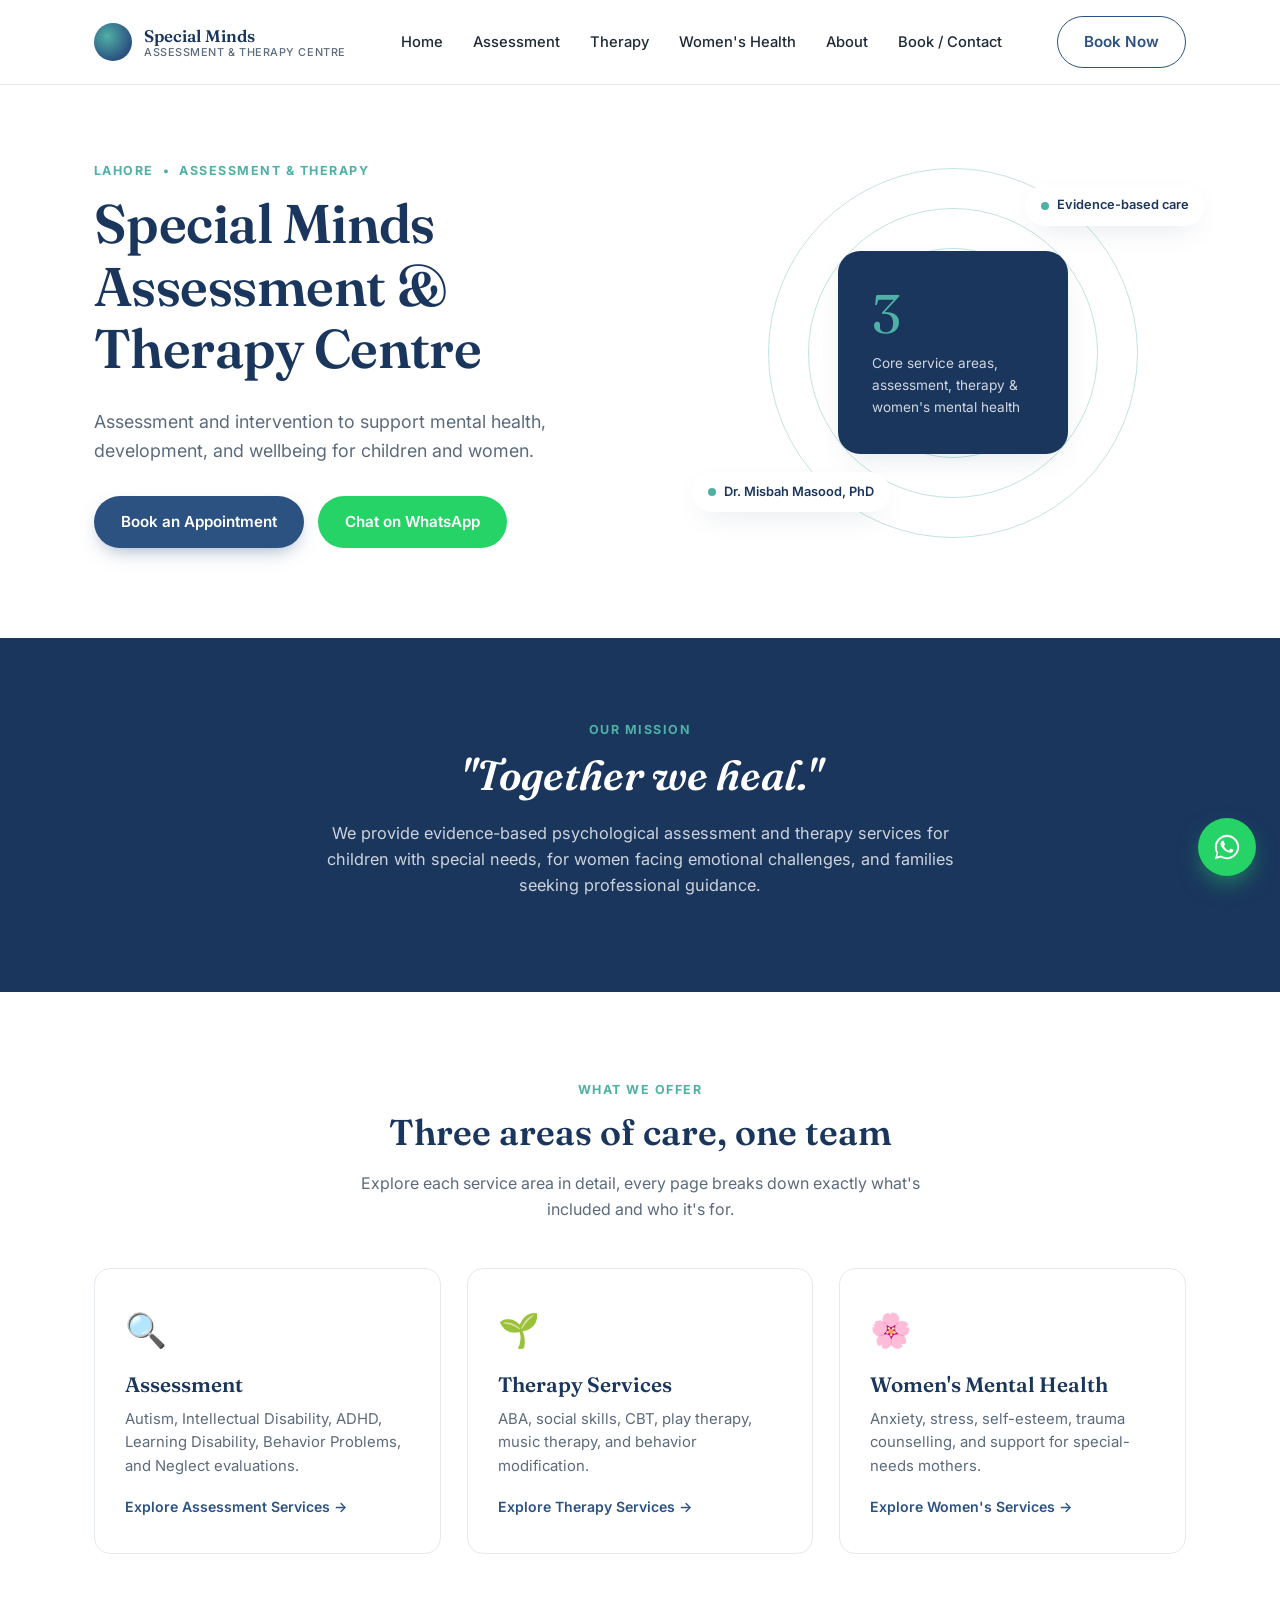
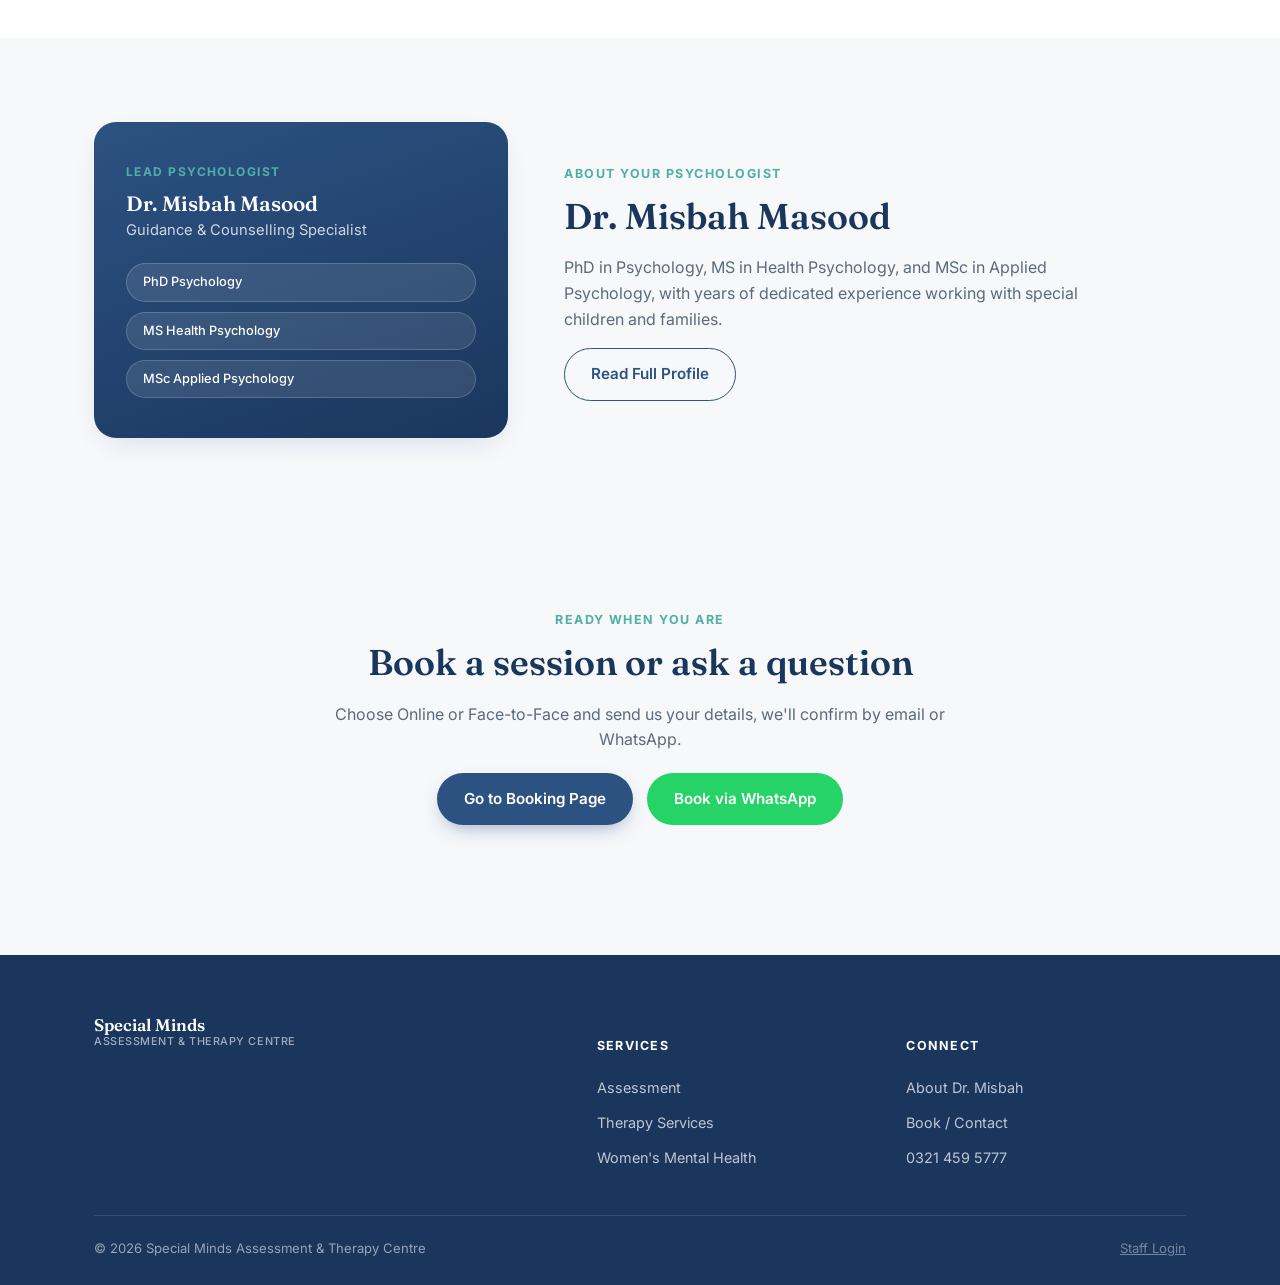
<file: index.html>
<!DOCTYPE html>
<html lang="en">
<head>
<meta charset="UTF-8">
<meta name="viewport" content="width=device-width, initial-scale=1.0">
<title>Special Minds Assessment & Therapy Centre | Child Psychologist in Lahore</title>
<meta name="description" content="Evidence-based psychological assessment and therapy in Lahore for children with special needs and women, led by Dr. Misbah Masood, PhD Psychology.">
<meta name="robots" content="index, follow">
<link rel="canonical" href="https://www.specialmindscentre.com/">
<link rel="icon" href="data:image/svg+xml,%3Csvg xmlns=%27http://www.w3.org/2000/svg%27 viewBox=%270 0 100 100%27%3E%3Ccircle cx=%2750%27 cy=%2750%27 r=%2745%27 fill=%27%232C5282%27/%3E%3Ccircle cx=%2740%27 cy=%2740%27 r=%2718%27 fill=%27%234FB0A5%27/%3E%3C/svg%3E">

<meta property="og:type" content="website">
<meta property="og:site_name" content="Special Minds Assessment & Therapy Centre">
<meta property="og:title" content="Special Minds Assessment & Therapy Centre | Child Psychologist in Lahore">
<meta property="og:description" content="Evidence-based psychological assessment and therapy in Lahore for children with special needs and women, led by Dr. Misbah Masood, PhD Psychology.">
<meta property="og:url" content="https://www.specialmindscentre.com/">
<meta property="og:image" content="https://www.specialmindscentre.com/og-image.png">
<meta property="og:locale" content="en_PK">

<meta name="twitter:card" content="summary_large_image">
<meta name="twitter:title" content="Special Minds Assessment & Therapy Centre | Child Psychologist in Lahore">
<meta name="twitter:description" content="Evidence-based psychological assessment and therapy in Lahore for children with special needs and women, led by Dr. Misbah Masood, PhD Psychology.">
<meta name="twitter:image" content="https://www.specialmindscentre.com/og-image.png">

<link rel="preconnect" href="https://fonts.googleapis.com">
<link rel="preconnect" href="https://fonts.gstatic.com" crossorigin>
<link href="https://fonts.googleapis.com/css2?family=Inter:wght@400;500;600;700;800&family=Fraunces:opsz,wght@9..144,400;9..144,500;9..144,600&display=swap" rel="stylesheet">
<link rel="stylesheet" href="styles.css">

<script type="application/ld+json">
{
  "@context": "https://schema.org",
  "@type": "MedicalBusiness",
  "name": "Special Minds Assessment & Therapy Centre",
  "description": "Evidence-based psychological assessment and therapy for children with special needs and women, led by Dr. Misbah Masood in Lahore, Pakistan.",
  "url": "https://www.specialmindscentre.com/",
  "telephone": "+92-321-4595777",
  "image": "https://www.specialmindscentre.com/og-image.png",
  "areaServed": {
    "@type": "City",
    "name": "Lahore"
  },
  "medicalSpecialty": ["Psychiatric"],
  "founder": {
    "@type": "Person",
    "name": "Dr. Misbah Masood",
    "jobTitle": "Psychologist, Guidance & Counselling Specialist"
  }
}
</script>

</head>
<body>

<header>
  <nav>
    <a href="index.html" class="logo">
      <div class="logo-mark"></div>
      <div class="logo-text">Special Minds<span>Assessment & Therapy Centre</span></div>
    </a>
    <ul class="nav-links">
      <li><a href="index.html">Home</a></li>
      <li><a href="services-assessment.html">Assessment</a></li>
      <li><a href="services-therapy.html">Therapy</a></li>
      <li><a href="services-women.html">Women's Health</a></li>
      <li><a href="about.html">About</a></li>
      <li><a href="booking.html">Book / Contact</a></li>
    </ul>
    <div class="nav-cta">
      <a href="booking.html" class="btn btn-outline">Book Now</a>
      <button class="burger" id="burgerBtn" aria-label="Open menu"><span></span><span></span><span></span></button>
    </div>
  </nav>
  <div class="mobile-menu" id="mobileMenu">
    <a href="index.html">Home</a>
    <a href="services-assessment.html">Assessment</a>
    <a href="services-therapy.html">Therapy</a>
    <a href="services-women.html">Women's Health</a>
    <a href="about.html">About</a>
    <a href="booking.html">Book / Contact</a>
  </div>
</header>

<section class="hero">
  <div class="container hero-grid">
    <div>
      <span class="eyebrow reveal">Lahore &nbsp;•&nbsp; Assessment & Therapy</span>
      <h1 class="reveal">Special Minds Assessment & Therapy Centre</h1>
      <p class="tagline reveal">Assessment and intervention to support mental health, development, and wellbeing for children and women.</p>
      <div class="hero-actions reveal">
        <a href="booking.html" class="btn btn-primary">Book an Appointment</a>
        <a href="#" data-whatsapp class="btn btn-whatsapp">Chat on WhatsApp</a>
      </div>
    </div>
    <div class="hero-visual reveal">
      <div class="breathe-ring ring3"></div>
      <div class="breathe-ring ring2"></div>
      <div class="breathe-ring ring1"></div>
      <div class="hero-card">
        <div class="stat">3</div>
        <div class="stat-label">Core service areas, assessment, therapy & women's mental health</div>
      </div>
      <div class="badge-float badge-1"><span class="dot"></span> Evidence-based care</div>
      <div class="badge-float badge-2"><span class="dot"></span> Dr. Misbah Masood, PhD</div>
    </div>
  </div>
</section>

<section class="mission">
  <div class="container mission-wrap">
    <span class="eyebrow reveal">Our Mission</span>
    <blockquote class="reveal">"Together we heal."</blockquote>
    <p class="mission-sub reveal">We provide evidence-based psychological assessment and therapy services for children with special needs, for women facing emotional challenges, and families seeking professional guidance.</p>
  </div>
</section>

<section>
  <div class="container">
    <div class="section-head center reveal">
      <span class="eyebrow">What We Offer</span>
      <h2>Three areas of care, one team</h2>
      <p style="color:var(--ink-soft)">Explore each service area in detail, every page breaks down exactly what's included and who it's for.</p>
    </div>
    <div class="category-grid reveal">
      <a href="services-assessment.html" class="category-card">
        <div class="icon-lg">🔍</div>
        <h3>Assessment</h3>
        <p>Autism, Intellectual Disability, ADHD, Learning Disability, Behavior Problems, and Neglect evaluations.</p>
        <span class="cta">Explore Assessment Services →</span>
      </a>
      <a href="services-therapy.html" class="category-card">
        <div class="icon-lg">🌱</div>
        <h3>Therapy Services</h3>
        <p>ABA, social skills, CBT, play therapy, music therapy, and behavior modification.</p>
        <span class="cta">Explore Therapy Services →</span>
      </a>
      <a href="services-women.html" class="category-card">
        <div class="icon-lg">🌸</div>
        <h3>Women's Mental Health</h3>
        <p>Anxiety, stress, self-esteem, trauma counselling, and support for special-needs mothers.</p>
        <span class="cta">Explore Women's Services →</span>
      </a>
    </div>
  </div>
</section>

<section style="background:var(--bg-tint);">
  <div class="container about-wrap">
    <div class="doctor-plaque reveal">
      <span class="plaque-eyebrow">Lead Psychologist</span>
      <h3>Dr. Misbah Masood</h3>
      <p class="role">Guidance & Counselling Specialist</p>
      <div class="plaque-badges">
        <span>PhD Psychology</span>
        <span>MS Health Psychology</span>
        <span>MSc Applied Psychology</span>
      </div>
    </div>
    <div class="reveal">
      <span class="eyebrow">About Your Psychologist</span>
      <h2>Dr. Misbah Masood</h2>
      <p style="color:var(--ink-soft); max-width:520px;">PhD in Psychology, MS in Health Psychology, and MSc in Applied Psychology, with years of dedicated experience working with special children and families.</p>
      <a href="about.html" class="btn btn-outline">Read Full Profile</a>
    </div>
  </div>
</section>

<section class="booking">
  <div class="container">
    <div class="section-head center reveal">
      <span class="eyebrow">Ready When You Are</span>
      <h2>Book a session or ask a question</h2>
      <p style="color:var(--ink-soft)">Choose Online or Face-to-Face and send us your details, we'll confirm by email or WhatsApp.</p>
      <div style="margin-top:20px; display:flex; gap:14px; justify-content:center; flex-wrap:wrap;">
        <a href="booking.html" class="btn btn-primary">Go to Booking Page</a>
        <a href="#" data-whatsapp class="btn btn-whatsapp">Book via WhatsApp</a>
      </div>
    </div>
  </div>
</section>

<footer>
  <div class="container">
    <div class="footer-grid">
      <div class="footer-brand">
        <div class="logo-text">Special Minds<span>Assessment & Therapy Centre</span></div>
      </div>
      <div class="footer-links">
        <div class="footer-col">
          <h5>Services</h5>
          <a href="services-assessment.html">Assessment</a>
          <a href="services-therapy.html">Therapy Services</a>
          <a href="services-women.html">Women's Mental Health</a>
        </div>
        <div class="footer-col">
          <h5>Connect</h5>
          <a href="about.html">About Dr. Misbah</a>
          <a href="booking.html">Book / Contact</a>
          <a href="tel:+923214595777">0321 459 5777</a>
        </div>
      </div>
    </div>
    <div class="footer-bottom">
      <span>© <span data-year></span> Special Minds Assessment & Therapy Centre</span>
      <a href="admin.html" class="staff-link">Staff Login</a>
    </div>
  </div>
</footer>

<a href="#" data-whatsapp class="wa-float" aria-label="Chat on WhatsApp">
  <svg width="30" height="30" viewBox="0 0 32 32" fill="none" xmlns="http://www.w3.org/2000/svg">
    <path d="M22.6 18.9c-.3-.2-2-1-2.3-1.1-.3-.1-.5-.2-.8.2s-1 1.1-1.2 1.4c-.2.2-.4.3-.8.1-.3-.2-1.5-.5-2.8-1.7-1-1-1.7-2.1-1.9-2.5-.2-.3 0-.5.2-.7.2-.2.3-.4.5-.6.2-.2.2-.4.3-.6.1-.2 0-.5 0-.7 0-.2-.8-2-1.1-2.7-.3-.7-.6-.6-.8-.6h-.7c-.2 0-.6.1-.9.5-.3.3-1.2 1.1-1.2 2.8s1.2 3.3 1.4 3.5c.2.2 2.4 3.6 5.7 5 .8.3 1.4.5 1.9.7.8.2 1.5.2 2.1.1.6-.1 2-.8 2.3-1.6.3-.8.3-1.4.2-1.6-.1-.1-.3-.2-.6-.3z" fill="#fff"/>
    <path d="M16 3C9 3 3 9 3 16c0 2.4.7 4.7 1.9 6.7L3 29l6.5-1.8A13 13 0 0016 29c7 0 13-6 13-13S23 3 16 3zm0 23.8c-2.1 0-4.1-.6-5.8-1.6l-.4-.2-4.3 1.2 1.2-4.2-.3-.4A10.8 10.8 0 015.2 16c0-6 4.8-10.8 10.8-10.8S26.8 10 26.8 16 22 26.8 16 26.8z" fill="#fff"/>
  </svg>
</a>

<script src="service-data.js"></script>
<script src="site.js"></script>
</body>
</html>
</file>
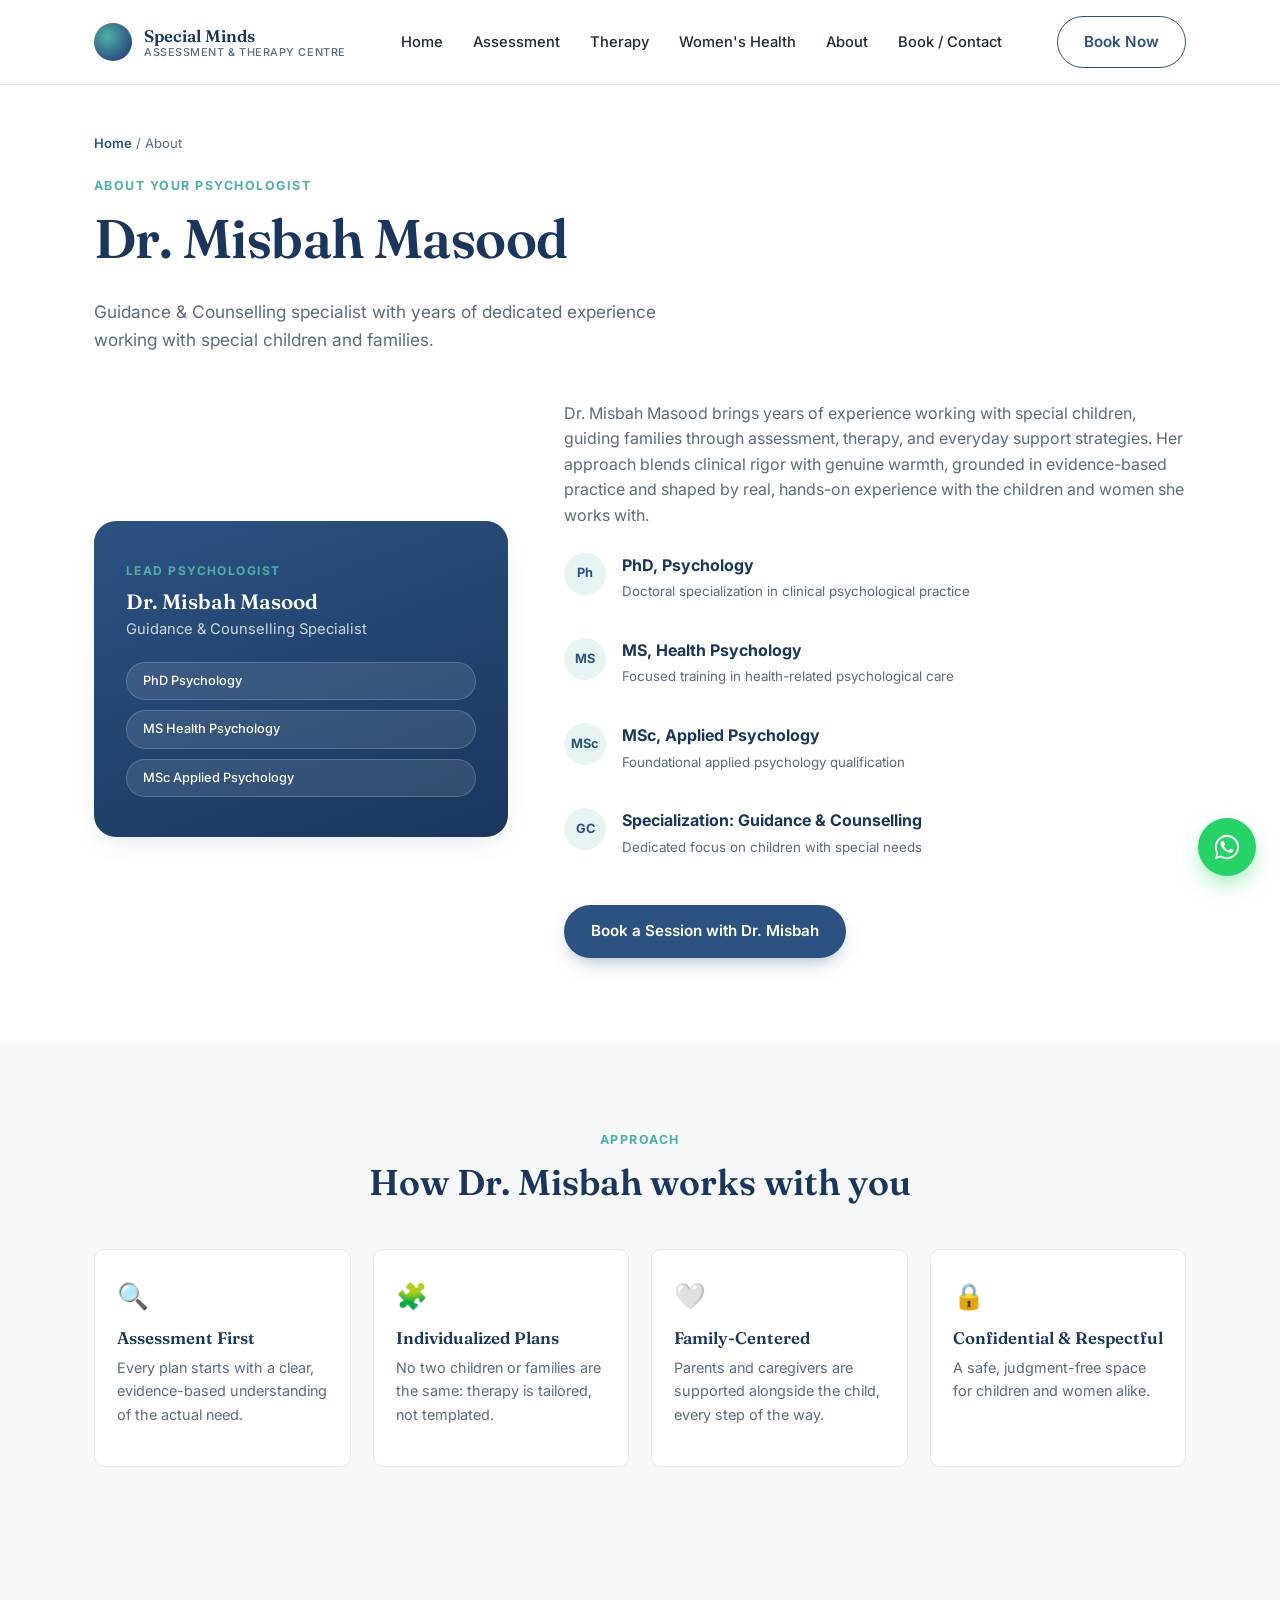
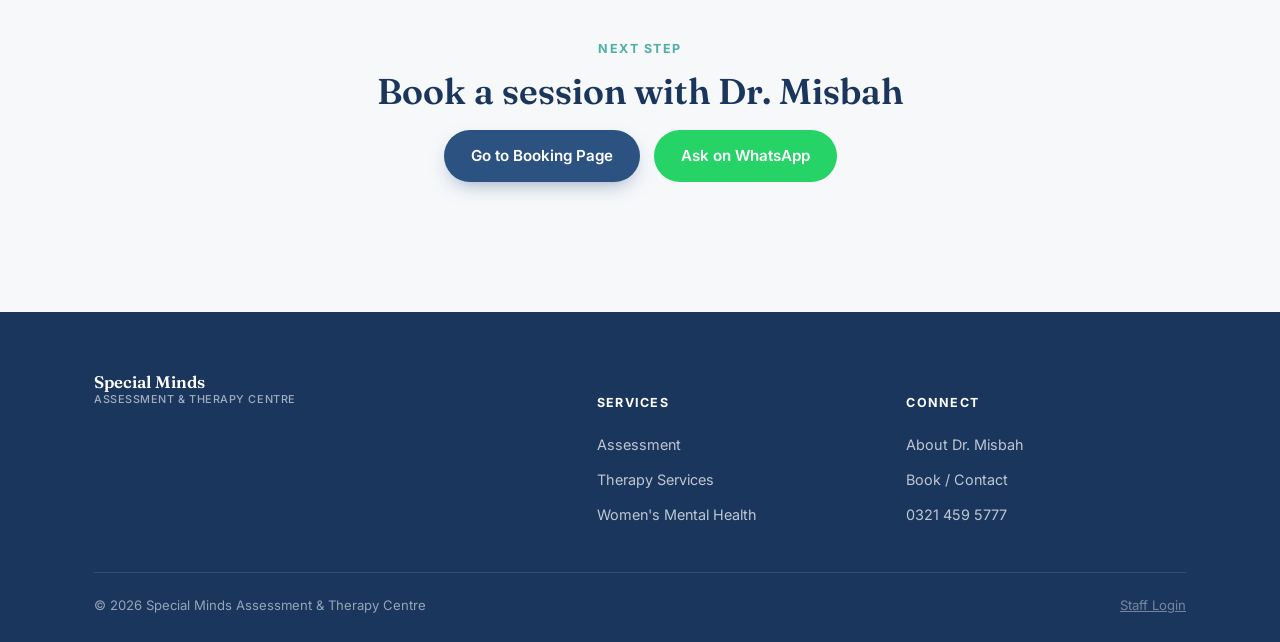
<file: about (3).html>
<!DOCTYPE html>
<html lang="en">
<head>
<meta charset="UTF-8">
<meta name="viewport" content="width=device-width, initial-scale=1.0">
<title>About Dr. Misbah Masood, PhD Psychologist | Special Minds Assessment & Therapy Centre</title>
<meta name="description" content="Dr. Misbah Masood holds a PhD in Psychology and specializes in guidance and counselling for children with special needs and women's mental health in Lahore.">
<meta name="robots" content="index, follow">
<link rel="canonical" href="https://www.specialmindscentre.com/about.html">
<link rel="icon" href="data:image/svg+xml,%3Csvg xmlns=%27http://www.w3.org/2000/svg%27 viewBox=%270 0 100 100%27%3E%3Ccircle cx=%2750%27 cy=%2750%27 r=%2745%27 fill=%27%232C5282%27/%3E%3Ccircle cx=%2740%27 cy=%2740%27 r=%2718%27 fill=%27%234FB0A5%27/%3E%3C/svg%3E">

<meta property="og:type" content="website">
<meta property="og:site_name" content="Special Minds Assessment & Therapy Centre">
<meta property="og:title" content="About Dr. Misbah Masood, PhD Psychologist | Special Minds Assessment & Therapy Centre">
<meta property="og:description" content="Dr. Misbah Masood holds a PhD in Psychology and specializes in guidance and counselling for children with special needs and women's mental health in Lahore.">
<meta property="og:url" content="https://www.specialmindscentre.com/about.html">
<meta property="og:image" content="https://www.specialmindscentre.com/og-image.png">
<meta property="og:locale" content="en_PK">

<meta name="twitter:card" content="summary_large_image">
<meta name="twitter:title" content="About Dr. Misbah Masood, PhD Psychologist | Special Minds Assessment & Therapy Centre">
<meta name="twitter:description" content="Dr. Misbah Masood holds a PhD in Psychology and specializes in guidance and counselling for children with special needs and women's mental health in Lahore.">
<meta name="twitter:image" content="https://www.specialmindscentre.com/og-image.png">

<link rel="preconnect" href="https://fonts.googleapis.com">
<link rel="preconnect" href="https://fonts.gstatic.com" crossorigin>
<link href="https://fonts.googleapis.com/css2?family=Inter:wght@400;500;600;700;800&family=Fraunces:opsz,wght@9..144,400;9..144,500;9..144,600&display=swap" rel="stylesheet">
<link rel="stylesheet" href="styles.css">

<script type="application/ld+json">
{
  "@context": "https://schema.org",
  "@type": "MedicalBusiness",
  "name": "Special Minds Assessment & Therapy Centre",
  "description": "Evidence-based psychological assessment and therapy for children with special needs and women, led by Dr. Misbah Masood in Lahore, Pakistan.",
  "url": "https://www.specialmindscentre.com/",
  "telephone": "+92-321-4595777",
  "image": "https://www.specialmindscentre.com/og-image.png",
  "areaServed": {
    "@type": "City",
    "name": "Lahore"
  },
  "medicalSpecialty": ["Psychiatric"],
  "founder": {
    "@type": "Person",
    "name": "Dr. Misbah Masood",
    "jobTitle": "Psychologist, Guidance & Counselling Specialist"
  }
}
</script>
<script type="application/ld+json">
{
  "@context": "https://schema.org",
  "@type": "Person",
  "name": "Dr. Misbah Masood",
  "jobTitle": "Psychologist, Guidance & Counselling Specialist",
  "description": "PhD Psychology, MS Health Psychology, and MSc Applied Psychology, specializing in guidance and counselling for children with special needs and women's mental health.",
  "worksFor": {
    "@type": "MedicalBusiness",
    "name": "Special Minds Assessment & Therapy Centre",
    "url": "https://www.specialmindscentre.com/"
  }
}
</script>
</head>
<body>
<header>
  <nav>
    <a href="index.html" class="logo">
      <div class="logo-mark"></div>
      <div class="logo-text">Special Minds<span>Assessment & Therapy Centre</span></div>
    </a>
    <ul class="nav-links">
      <li><a href="index.html">Home</a></li>
      <li><a href="services-assessment.html">Assessment</a></li>
      <li><a href="services-therapy.html">Therapy</a></li>
      <li><a href="services-women.html">Women's Health</a></li>
      <li><a href="about.html">About</a></li>
      <li><a href="booking.html">Book / Contact</a></li>
    </ul>
    <div class="nav-cta">
      <a href="booking.html" class="btn btn-outline">Book Now</a>
      <button class="burger" id="burgerBtn" aria-label="Open menu"><span></span><span></span><span></span></button>
    </div>
  </nav>
  <div class="mobile-menu" id="mobileMenu">
    <a href="index.html">Home</a>
    <a href="services-assessment.html">Assessment</a>
    <a href="services-therapy.html">Therapy</a>
    <a href="services-women.html">Women's Health</a>
    <a href="about.html">About</a>
    <a href="booking.html">Book / Contact</a>
  </div>
</header>
<section class="page-hero">
  <div class="container">
    <div class="breadcrumb reveal"><a href="index.html">Home</a> / About</div>
    <span class="eyebrow reveal">About Your Psychologist</span>
    <h1 class="reveal">Dr. Misbah Masood</h1>
    <p class="lead reveal">Guidance & Counselling specialist with years of dedicated experience working with special children and families.</p>
  </div>
</section>

<section style="padding-top:10px;">
  <div class="container about-wrap">
    <div class="doctor-plaque reveal">
      <span class="plaque-eyebrow">Lead Psychologist</span>
      <h3>Dr. Misbah Masood</h3>
      <p class="role">Guidance & Counselling Specialist</p>
      <div class="plaque-badges">
        <span>PhD Psychology</span>
        <span>MS Health Psychology</span>
        <span>MSc Applied Psychology</span>
      </div>
    </div>
    <div class="reveal">
      <p style="color:var(--ink-soft);">Dr. Misbah Masood brings years of experience working with special children, guiding families through assessment, therapy, and everyday support strategies. Her approach blends clinical rigor with genuine warmth, grounded in evidence-based practice and shaped by real, hands-on experience with the children and women she works with.</p>
      <ul class="credentials">
        <li><span class="bullet">Ph</span><p><strong>PhD, Psychology</strong><br><small>Doctoral specialization in clinical psychological practice</small></p></li>
        <li><span class="bullet">MS</span><p><strong>MS, Health Psychology</strong><br><small>Focused training in health-related psychological care</small></p></li>
        <li><span class="bullet">MSc</span><p><strong>MSc, Applied Psychology</strong><br><small>Foundational applied psychology qualification</small></p></li>
        <li><span class="bullet">GC</span><p><strong>Specialization: Guidance & Counselling</strong><br><small>Dedicated focus on children with special needs</small></p></li>
      </ul>
      <a href="booking.html" class="btn btn-primary">Book a Session with Dr. Misbah</a>
    </div>
  </div>
</section>

<section style="background:var(--bg-tint);">
  <div class="container">
    <div class="section-head center reveal">
      <span class="eyebrow">Approach</span>
      <h2>How Dr. Misbah works with you</h2>
    </div>
    <div class="value-grid reveal">
      <div class="value-card">
        <div class="icon">🔍</div>
        <h4>Assessment First</h4>
        <p style="color:var(--ink-soft); font-size:.9rem;">Every plan starts with a clear, evidence-based understanding of the actual need.</p>
      </div>
      <div class="value-card">
        <div class="icon">🧩</div>
        <h4>Individualized Plans</h4>
        <p style="color:var(--ink-soft); font-size:.9rem;">No two children or families are the same: therapy is tailored, not templated.</p>
      </div>
      <div class="value-card">
        <div class="icon">🤍</div>
        <h4>Family-Centered</h4>
        <p style="color:var(--ink-soft); font-size:.9rem;">Parents and caregivers are supported alongside the child, every step of the way.</p>
      </div>
      <div class="value-card">
        <div class="icon">🔒</div>
        <h4>Confidential & Respectful</h4>
        <p style="color:var(--ink-soft); font-size:.9rem;">A safe, judgment-free space for children and women alike.</p>
      </div>
    </div>
  </div>
</section>

<section class="booking">
  <div class="container section-head center reveal">
    <span class="eyebrow">Next Step</span>
    <h2>Book a session with Dr. Misbah</h2>
    <div style="margin-top:16px; display:flex; gap:14px; justify-content:center; flex-wrap:wrap;">
      <a href="booking.html" class="btn btn-primary">Go to Booking Page</a>
      <a href="#" data-whatsapp class="btn btn-whatsapp">Ask on WhatsApp</a>
    </div>
  </div>
</section>
<footer>
  <div class="container">
    <div class="footer-grid">
      <div class="footer-brand">
        <div class="logo-text">Special Minds<span>Assessment & Therapy Centre</span></div>
      </div>
      <div class="footer-links">
        <div class="footer-col">
          <h5>Services</h5>
          <a href="services-assessment.html">Assessment</a>
          <a href="services-therapy.html">Therapy Services</a>
          <a href="services-women.html">Women's Mental Health</a>
        </div>
        <div class="footer-col">
          <h5>Connect</h5>
          <a href="about.html">About Dr. Misbah</a>
          <a href="booking.html">Book / Contact</a>
          <a href="tel:+923214595777">0321 459 5777</a>
        </div>
      </div>
    </div>
    <div class="footer-bottom">
      <span>© <span data-year></span> Special Minds Assessment & Therapy Centre</span>
      <a href="admin.html" class="staff-link">Staff Login</a>
    </div>
  </div>
</footer>

<a href="#" data-whatsapp class="wa-float" aria-label="Chat on WhatsApp">
  <svg width="30" height="30" viewBox="0 0 32 32" fill="none" xmlns="http://www.w3.org/2000/svg">
    <path d="M22.6 18.9c-.3-.2-2-1-2.3-1.1-.3-.1-.5-.2-.8.2s-1 1.1-1.2 1.4c-.2.2-.4.3-.8.1-.3-.2-1.5-.5-2.8-1.7-1-1-1.7-2.1-1.9-2.5-.2-.3 0-.5.2-.7.2-.2.3-.4.5-.6.2-.2.2-.4.3-.6.1-.2 0-.5 0-.7 0-.2-.8-2-1.1-2.7-.3-.7-.6-.6-.8-.6h-.7c-.2 0-.6.1-.9.5-.3.3-1.2 1.1-1.2 2.8s1.2 3.3 1.4 3.5c.2.2 2.4 3.6 5.7 5 .8.3 1.4.5 1.9.7.8.2 1.5.2 2.1.1.6-.1 2-.8 2.3-1.6.3-.8.3-1.4.2-1.6-.1-.1-.3-.2-.6-.3z" fill="#fff"/>
    <path d="M16 3C9 3 3 9 3 16c0 2.4.7 4.7 1.9 6.7L3 29l6.5-1.8A13 13 0 0016 29c7 0 13-6 13-13S23 3 16 3zm0 23.8c-2.1 0-4.1-.6-5.8-1.6l-.4-.2-4.3 1.2 1.2-4.2-.3-.4A10.8 10.8 0 015.2 16c0-6 4.8-10.8 10.8-10.8S26.8 10 26.8 16 22 26.8 16 26.8z" fill="#fff"/>
  </svg>
</a>

<script src="service-data.js"></script>
<script src="site.js"></script>
</body>
</html>
</file>
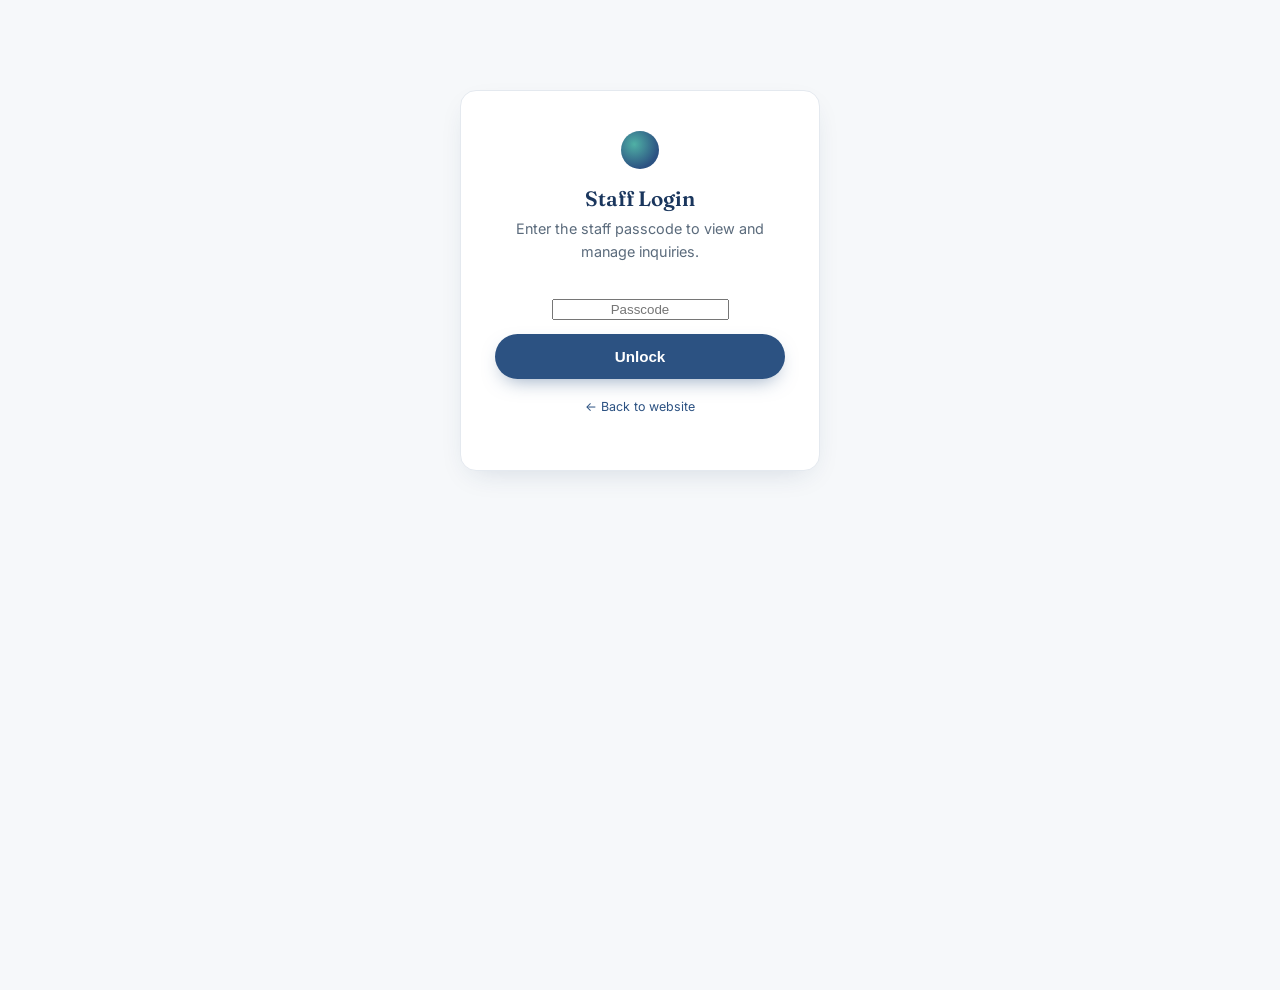
<file: admin (1).html>
<!DOCTYPE html>
<html lang="en">
<head>
<meta charset="UTF-8">
<meta name="viewport" content="width=device-width, initial-scale=1.0">
<meta name="robots" content="noindex, nofollow">
<title>Staff Admin | Special Minds Assessment & Therapy Centre</title>
<link rel="icon" href="data:image/svg+xml,%3Csvg xmlns=%27http://www.w3.org/2000/svg%27 viewBox=%270 0 100 100%27%3E%3Ccircle cx=%2750%27 cy=%2750%27 r=%2745%27 fill=%27%232C5282%27/%3E%3Ccircle cx=%2740%27 cy=%2740%27 r=%2718%27 fill=%27%234FB0A5%27/%3E%3C/svg%3E">
<link rel="preconnect" href="https://fonts.googleapis.com">
<link rel="preconnect" href="https://fonts.gstatic.com" crossorigin>
<link href="https://fonts.googleapis.com/css2?family=Inter:wght@400;500;600;700;800&family=Fraunces:opsz,wght@9..144,400;9..144,500;9..144,600&display=swap" rel="stylesheet">
<link rel="stylesheet" href="styles.css">
</head>
<body class="admin-shell">

<div class="admin-lock" id="lockScreen">
  <div class="logo-mark" style="margin:0 auto 18px;"></div>
  <h3>Staff Login</h3>
  <p style="color:var(--ink-soft); font-size:.9rem;">Enter the staff passcode to view and manage inquiries.</p>
  <input type="password" id="passInput" placeholder="Passcode">
  <button id="unlockBtn" class="btn btn-primary" style="width:100%;">Unlock</button>
  <p id="lockError" style="color:var(--danger); font-size:.85rem; margin-top:10px;"></p>
  <p style="font-size:.78rem; color:var(--ink-soft); margin-top:18px;">
    <a href="index.html" style="color:var(--primary); text-decoration:none;">← Back to website</a>
  </p>
</div>

<div id="dashboard" style="display:none;">
  <div class="admin-header">
    <div class="container">
      <div>
        <h1>Inquiry Dashboard</h1>
        <div class="sub">Special Minds Assessment & Therapy Centre: Staff Only</div>
      </div>
      <div style="display:flex; gap:10px;">
        <a href="index.html" class="btn btn-sm btn-ghost">← Website</a>
        <button id="lockOutBtn" class="btn btn-sm" style="background:rgba(255,255,255,0.12); color:#fff;">Log Out</button>
      </div>
    </div>
  </div>

  <div class="admin-wrap">
    <div class="container">

      <p style="background:var(--bg-tint); border-radius:12px; padding:14px 18px; font-size:.85rem; color:var(--ink-soft); margin-bottom:26px;">
        📌 This panel stores inquiries in <strong>this browser only</strong>. Bookings made by visitors from the website form on their own phone/computer will arrive by email and WhatsApp as usual, log those here manually with the form below so everything stays in one place. If you'd like inquiries to sync automatically across devices later, that needs a small backend (e.g. a shared form service), just ask and we can set that up.
      </p>

      <div class="admin-stats reveal">
        <div class="stat-box"><div class="num" id="statTotal">0</div><div class="lbl">Total Inquiries</div></div>
        <div class="stat-box"><div class="num" id="statPending">0</div><div class="lbl">Pending</div></div>
        <div class="stat-box"><div class="num" id="statDone">0</div><div class="lbl">Dealt With</div></div>
      </div>

      <div class="admin-form-card reveal">
        <h3 style="font-size:1.05rem; margin-bottom:16px;">Log a New Inquiry</h3>
        <form id="addInquiryForm">
          <div class="form-row">
            <div><label for="addName">Name</label><input type="text" id="addName" required></div>
            <div><label for="addPhone">Phone</label><input type="tel" id="addPhone" required></div>
          </div>
          <div class="form-row">
            <div><label for="addEmail">Email</label><input type="email" id="addEmail"></div>
            <div><label for="addType">Session Type</label>
              <select id="addType">
                <option>Online Session</option>
                <option>Face-to-Face Session</option>
              </select>
            </div>
          </div>
          <div class="form-row">
            <div>
              <label for="addSource">Received Via</label>
              <select id="addSource">
                <option>WhatsApp</option>
                <option>Phone Call</option>
                <option>Email</option>
                <option>Website Form</option>
                <option>Walk-in</option>
              </select>
            </div>
            <div></div>
          </div>
          <div><label for="addNotes">Notes</label><textarea id="addNotes" placeholder="Brief description of the inquiry..."></textarea></div>
          <div class="form-foot">
            <span></span>
            <button type="submit" class="btn btn-primary">Add to List</button>
          </div>
        </form>
      </div>

      <div class="admin-toolbar reveal">
        <div class="admin-tabs">
          <button class="admin-tab active" data-filter="all">All</button>
          <button class="admin-tab" data-filter="pending">Pending</button>
          <button class="admin-tab" data-filter="done">Dealt With</button>
        </div>
        <div style="display:flex; gap:10px; flex-wrap:wrap;">
          <input type="text" id="searchBox" class="admin-search" placeholder="Search name, phone, email...">
          <button id="exportBtn" class="btn btn-sm btn-ghost">Export CSV</button>
        </div>
      </div>

      <div style="overflow-x:auto;">
        <table class="inquiry-table reveal">
          <thead>
            <tr>
              <th>Name / Source</th>
              <th>Contact</th>
              <th>Session Type</th>
              <th>Notes</th>
              <th>Date</th>
              <th>Status</th>
              <th>Actions</th>
            </tr>
          </thead>
          <tbody id="inquiryTbody"></tbody>
        </table>
        <div class="empty-state" id="emptyState">No inquiries yet. They'll appear here once logged.</div>
      </div>

    </div>
  </div>
</div>

<script src="admin.js"></script>
</body>
</html>
</file>
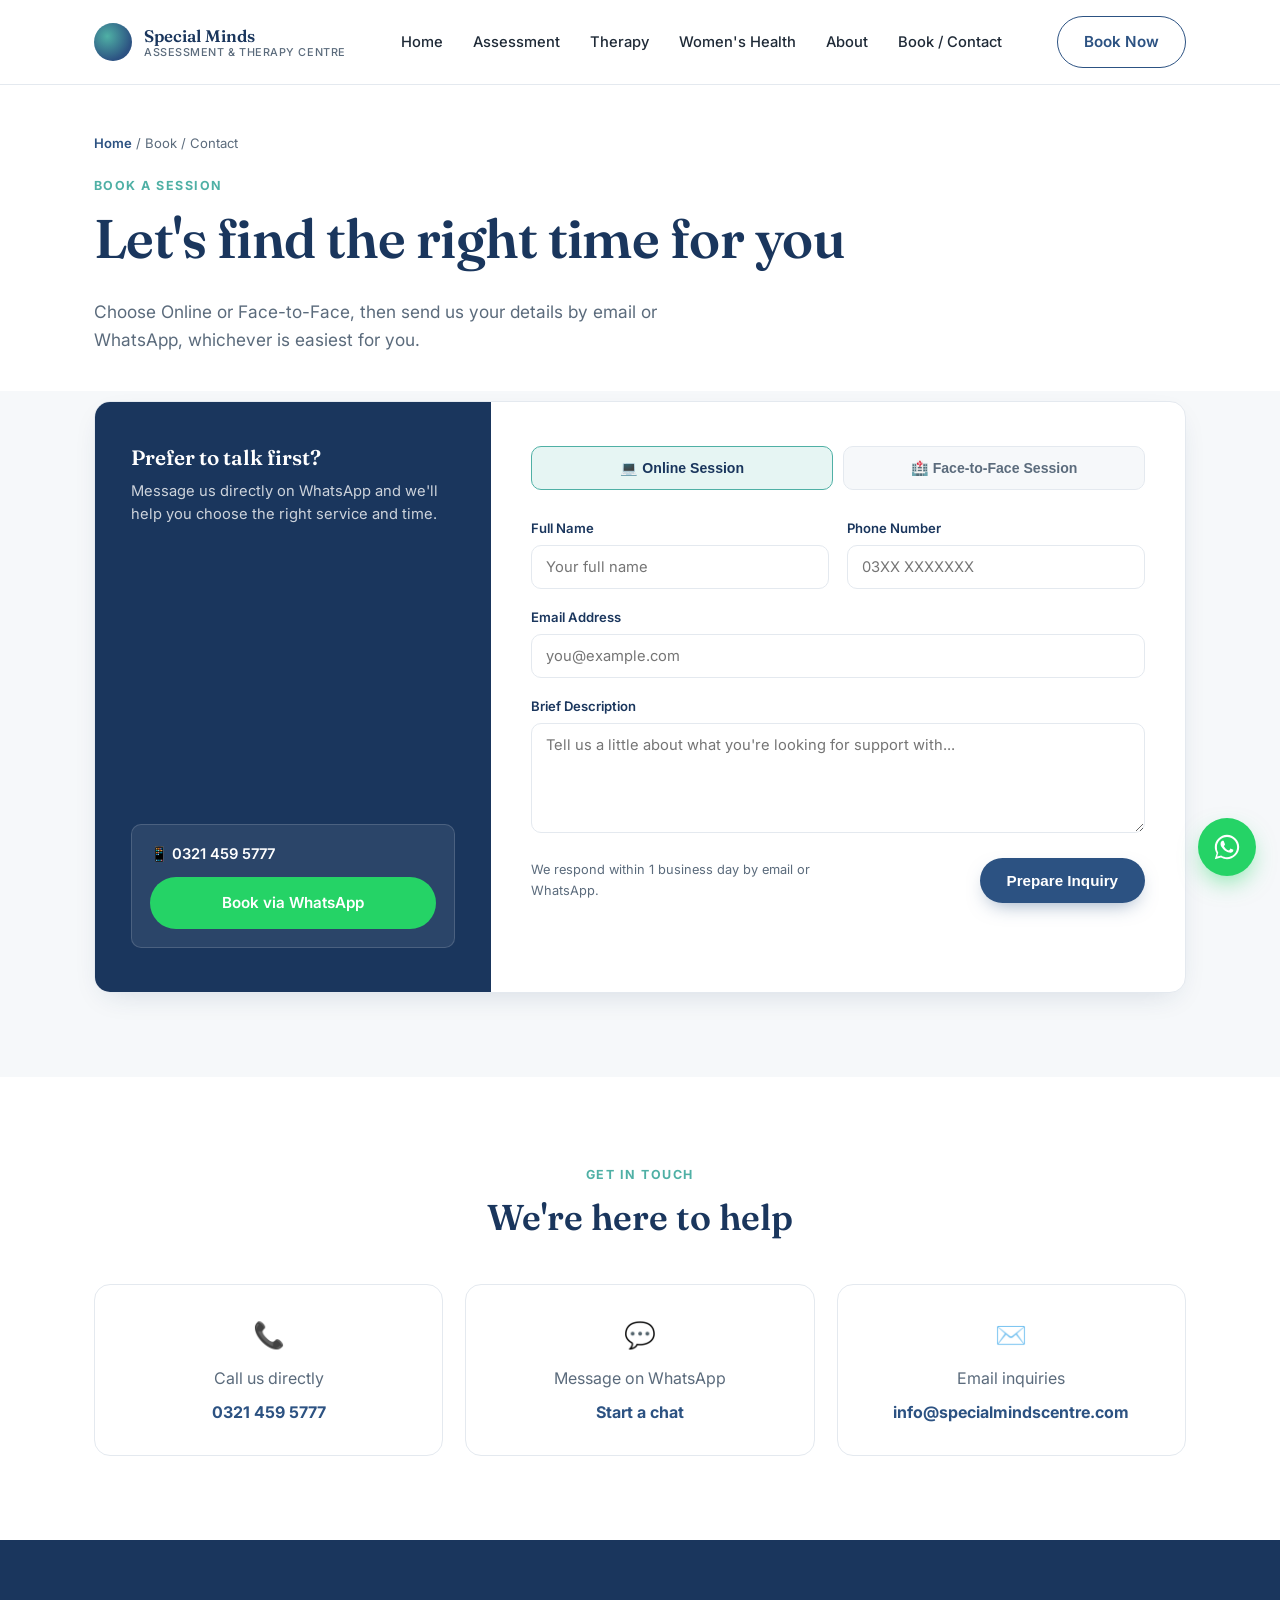
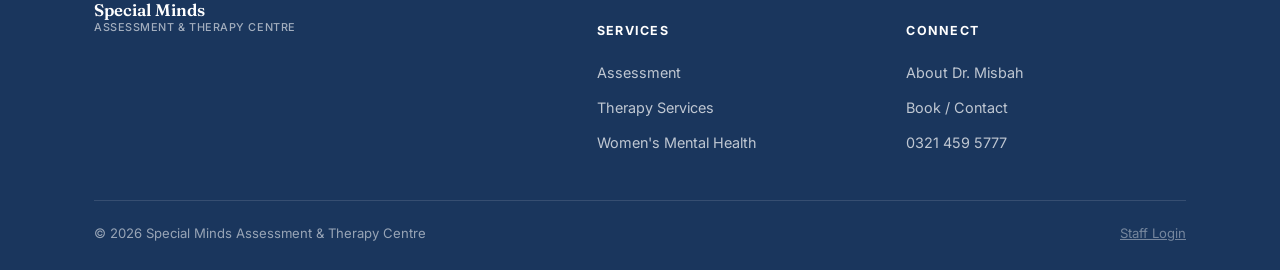
<file: booking (1).html>
<!DOCTYPE html>
<html lang="en">
<head>
<meta charset="UTF-8">
<meta name="viewport" content="width=device-width, initial-scale=1.0">
<title>Book a Session Online or In-Person | Special Minds Assessment & Therapy Centre</title>
<meta name="description" content="Book an online or face-to-face psychology session in Lahore with Special Minds Assessment & Therapy Centre by email or WhatsApp.">
<meta name="robots" content="index, follow">
<link rel="canonical" href="https://www.specialmindscentre.com/booking.html">
<link rel="icon" href="data:image/svg+xml,%3Csvg xmlns=%27http://www.w3.org/2000/svg%27 viewBox=%270 0 100 100%27%3E%3Ccircle cx=%2750%27 cy=%2750%27 r=%2745%27 fill=%27%232C5282%27/%3E%3Ccircle cx=%2740%27 cy=%2740%27 r=%2718%27 fill=%27%234FB0A5%27/%3E%3C/svg%3E">

<meta property="og:type" content="website">
<meta property="og:site_name" content="Special Minds Assessment & Therapy Centre">
<meta property="og:title" content="Book a Session Online or In-Person | Special Minds Assessment & Therapy Centre">
<meta property="og:description" content="Book an online or face-to-face psychology session in Lahore with Special Minds Assessment & Therapy Centre by email or WhatsApp.">
<meta property="og:url" content="https://www.specialmindscentre.com/booking.html">
<meta property="og:image" content="https://www.specialmindscentre.com/og-image.png">
<meta property="og:locale" content="en_PK">

<meta name="twitter:card" content="summary_large_image">
<meta name="twitter:title" content="Book a Session Online or In-Person | Special Minds Assessment & Therapy Centre">
<meta name="twitter:description" content="Book an online or face-to-face psychology session in Lahore with Special Minds Assessment & Therapy Centre by email or WhatsApp.">
<meta name="twitter:image" content="https://www.specialmindscentre.com/og-image.png">

<link rel="preconnect" href="https://fonts.googleapis.com">
<link rel="preconnect" href="https://fonts.gstatic.com" crossorigin>
<link href="https://fonts.googleapis.com/css2?family=Inter:wght@400;500;600;700;800&family=Fraunces:opsz,wght@9..144,400;9..144,500;9..144,600&display=swap" rel="stylesheet">
<link rel="stylesheet" href="styles.css">

<script type="application/ld+json">
{
  "@context": "https://schema.org",
  "@type": "MedicalBusiness",
  "name": "Special Minds Assessment & Therapy Centre",
  "description": "Evidence-based psychological assessment and therapy for children with special needs and women, led by Dr. Misbah Masood in Lahore, Pakistan.",
  "url": "https://www.specialmindscentre.com/",
  "telephone": "+92-321-4595777",
  "image": "https://www.specialmindscentre.com/og-image.png",
  "areaServed": {
    "@type": "City",
    "name": "Lahore"
  },
  "medicalSpecialty": ["Psychiatric"],
  "founder": {
    "@type": "Person",
    "name": "Dr. Misbah Masood",
    "jobTitle": "Psychologist, Guidance & Counselling Specialist"
  }
}
</script>

</head>
<body>
<header>
  <nav>
    <a href="index.html" class="logo">
      <div class="logo-mark"></div>
      <div class="logo-text">Special Minds<span>Assessment & Therapy Centre</span></div>
    </a>
    <ul class="nav-links">
      <li><a href="index.html">Home</a></li>
      <li><a href="services-assessment.html">Assessment</a></li>
      <li><a href="services-therapy.html">Therapy</a></li>
      <li><a href="services-women.html">Women's Health</a></li>
      <li><a href="about.html">About</a></li>
      <li><a href="booking.html">Book / Contact</a></li>
    </ul>
    <div class="nav-cta">
      <a href="booking.html" class="btn btn-outline">Book Now</a>
      <button class="burger" id="burgerBtn" aria-label="Open menu"><span></span><span></span><span></span></button>
    </div>
  </nav>
  <div class="mobile-menu" id="mobileMenu">
    <a href="index.html">Home</a>
    <a href="services-assessment.html">Assessment</a>
    <a href="services-therapy.html">Therapy</a>
    <a href="services-women.html">Women's Health</a>
    <a href="about.html">About</a>
    <a href="booking.html">Book / Contact</a>
  </div>
</header>
<section class="page-hero">
  <div class="container">
    <div class="breadcrumb reveal"><a href="index.html">Home</a> / Book / Contact</div>
    <span class="eyebrow reveal">Book a Session</span>
    <h1 class="reveal">Let's find the right time for you</h1>
    <p class="lead reveal">Choose Online or Face-to-Face, then send us your details by email or WhatsApp, whichever is easiest for you.</p>
  </div>
</section>

<section class="booking" style="padding-top:10px;">
  <div class="container">
    <div class="booking-wrap reveal">
      <div class="booking-side">
        <div>
          <h3>Prefer to talk first?</h3>
          <p>Message us directly on WhatsApp and we'll help you choose the right service and time.</p>
        </div>
        <div class="wa-box">
          <p style="color:#fff; font-weight:600; margin-bottom:10px;">📱 0321 459 5777</p>
          <a href="#" data-whatsapp class="btn btn-whatsapp" style="width:100%;">Book via WhatsApp</a>
        </div>
      </div>

      <div class="booking-main">
        <div class="mode-toggle">
          <button type="button" class="mode-btn active" data-mode="online">💻 Online Session</button>
          <button type="button" class="mode-btn" data-mode="face">🏥 Face-to-Face Session</button>
        </div>

        <form id="bookingForm">
          <input type="hidden" id="sessionTypeField" value="Online Session">
          <div class="form-row">
            <div>
              <label for="name">Full Name</label>
              <input type="text" id="name" placeholder="Your full name" required>
            </div>
            <div>
              <label for="phone">Phone Number</label>
              <input type="tel" id="phone" placeholder="03XX XXXXXXX" required>
            </div>
          </div>
          <div>
            <label for="email">Email Address</label>
            <input type="email" id="email" placeholder="you@example.com" required>
          </div>
          <div>
            <label for="desc">Brief Description</label>
            <textarea id="desc" placeholder="Tell us a little about what you're looking for support with..." required></textarea>
          </div>
          <div class="form-foot">
            <p class="form-note">We respond within 1 business day by email or WhatsApp.</p>
            <button type="submit" class="btn btn-primary">Prepare Inquiry</button>
          </div>
          <p class="form-status" id="formStatus"></p>
        </form>
      </div>
    </div>
  </div>
</section>

<section class="contact-strip">
  <div class="container">
    <div class="section-head center reveal">
      <span class="eyebrow">Get in Touch</span>
      <h2>We're here to help</h2>
    </div>
    <div class="contact-cards reveal">
      <div class="contact-card">
        <div class="icon">📞</div>
        <p style="color:var(--ink-soft); margin-bottom:8px;">Call us directly</p>
        <a href="tel:+923214595777">0321 459 5777</a>
      </div>
      <div class="contact-card">
        <div class="icon">💬</div>
        <p style="color:var(--ink-soft); margin-bottom:8px;">Message on WhatsApp</p>
        <a href="#" data-whatsapp>Start a chat</a>
      </div>
      <div class="contact-card">
        <div class="icon">✉️</div>
        <p style="color:var(--ink-soft); margin-bottom:8px;">Email inquiries</p>
        <a href="mailto:info@specialmindscentre.com">info@specialmindscentre.com</a>
      </div>
    </div>
  </div>
</section>
<footer>
  <div class="container">
    <div class="footer-grid">
      <div class="footer-brand">
        <div class="logo-text">Special Minds<span>Assessment & Therapy Centre</span></div>
      </div>
      <div class="footer-links">
        <div class="footer-col">
          <h5>Services</h5>
          <a href="services-assessment.html">Assessment</a>
          <a href="services-therapy.html">Therapy Services</a>
          <a href="services-women.html">Women's Mental Health</a>
        </div>
        <div class="footer-col">
          <h5>Connect</h5>
          <a href="about.html">About Dr. Misbah</a>
          <a href="booking.html">Book / Contact</a>
          <a href="tel:+923214595777">0321 459 5777</a>
        </div>
      </div>
    </div>
    <div class="footer-bottom">
      <span>© <span data-year></span> Special Minds Assessment & Therapy Centre</span>
      <a href="admin.html" class="staff-link">Staff Login</a>
    </div>
  </div>
</footer>

<a href="#" data-whatsapp class="wa-float" aria-label="Chat on WhatsApp">
  <svg width="30" height="30" viewBox="0 0 32 32" fill="none" xmlns="http://www.w3.org/2000/svg">
    <path d="M22.6 18.9c-.3-.2-2-1-2.3-1.1-.3-.1-.5-.2-.8.2s-1 1.1-1.2 1.4c-.2.2-.4.3-.8.1-.3-.2-1.5-.5-2.8-1.7-1-1-1.7-2.1-1.9-2.5-.2-.3 0-.5.2-.7.2-.2.3-.4.5-.6.2-.2.2-.4.3-.6.1-.2 0-.5 0-.7 0-.2-.8-2-1.1-2.7-.3-.7-.6-.6-.8-.6h-.7c-.2 0-.6.1-.9.5-.3.3-1.2 1.1-1.2 2.8s1.2 3.3 1.4 3.5c.2.2 2.4 3.6 5.7 5 .8.3 1.4.5 1.9.7.8.2 1.5.2 2.1.1.6-.1 2-.8 2.3-1.6.3-.8.3-1.4.2-1.6-.1-.1-.3-.2-.6-.3z" fill="#fff"/>
    <path d="M16 3C9 3 3 9 3 16c0 2.4.7 4.7 1.9 6.7L3 29l6.5-1.8A13 13 0 0016 29c7 0 13-6 13-13S23 3 16 3zm0 23.8c-2.1 0-4.1-.6-5.8-1.6l-.4-.2-4.3 1.2 1.2-4.2-.3-.4A10.8 10.8 0 015.2 16c0-6 4.8-10.8 10.8-10.8S26.8 10 26.8 16 22 26.8 16 26.8z" fill="#fff"/>
  </svg>
</a>

<script src="service-data.js"></script>
<script src="site.js"></script>
</body>
</html>
</file>
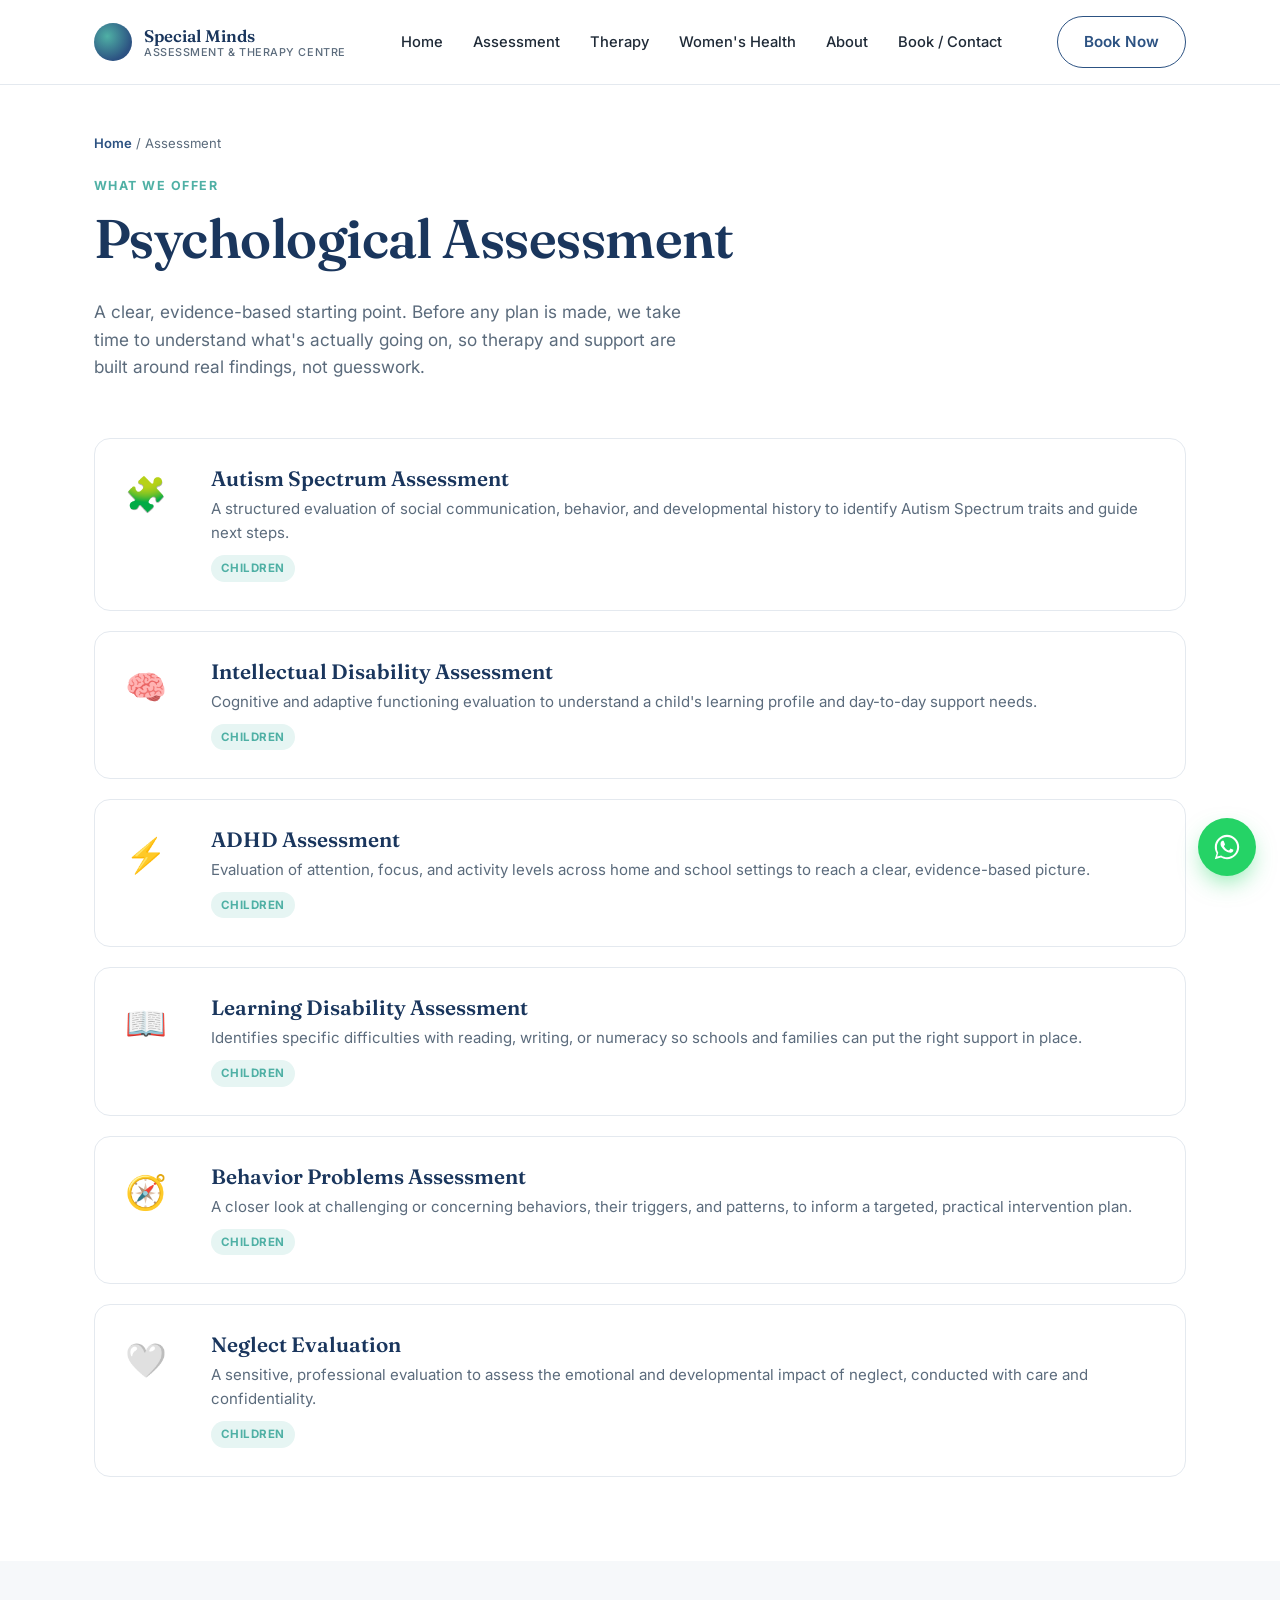
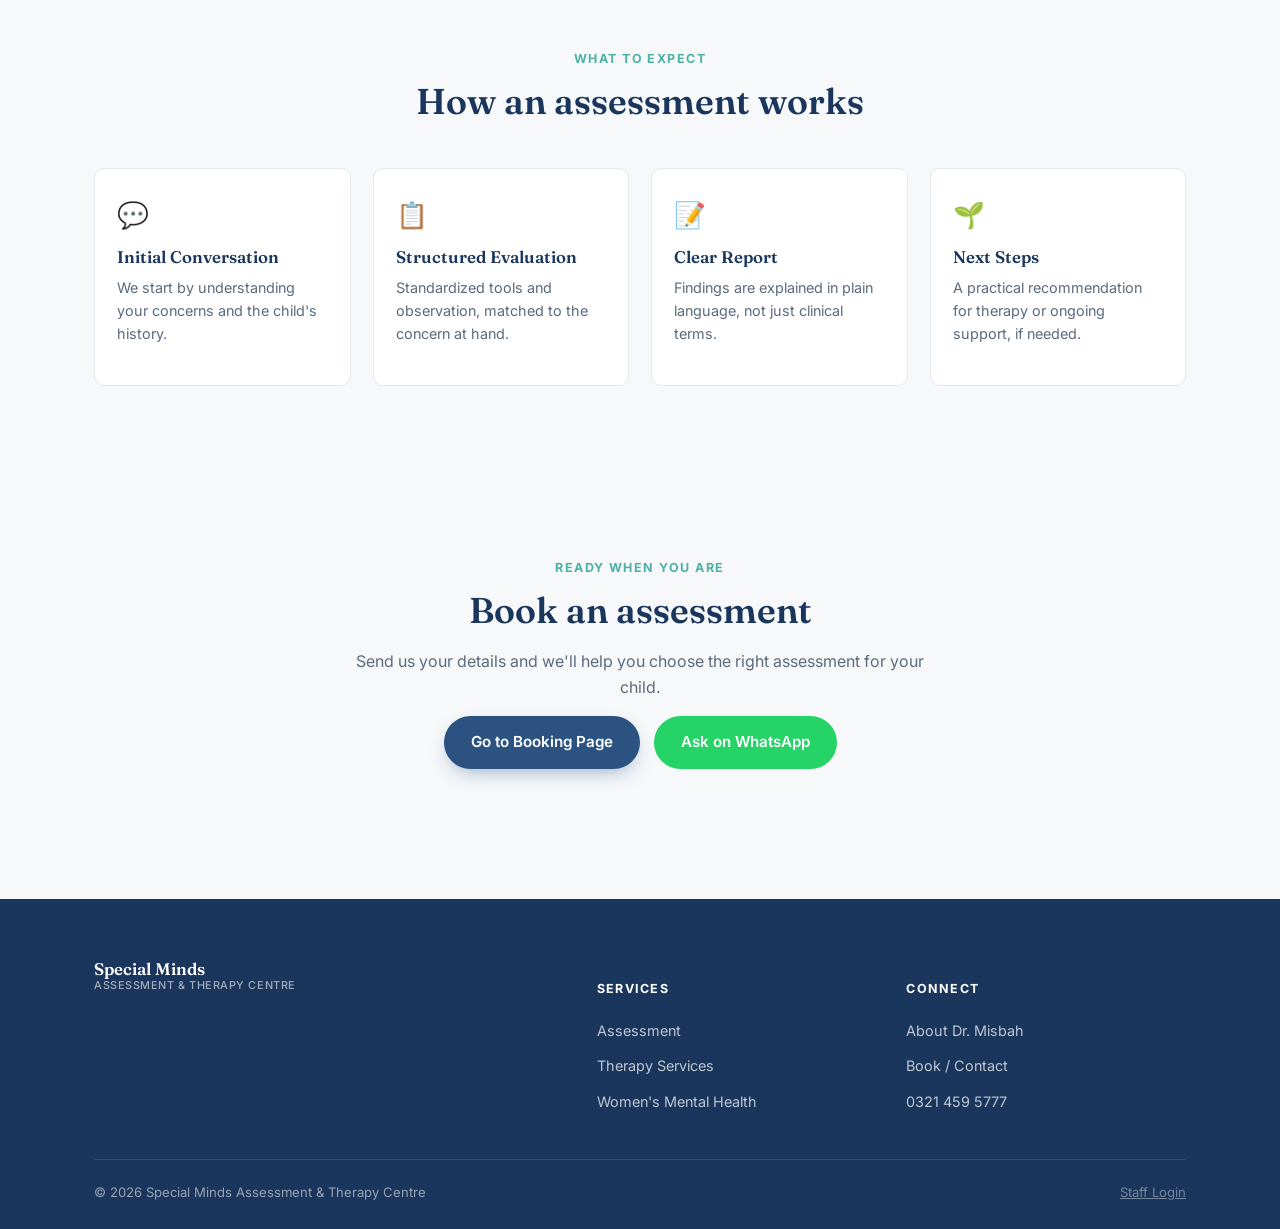
<file: services-assessment.html>
<!DOCTYPE html>
<html lang="en">
<head>
<meta charset="UTF-8">
<meta name="viewport" content="width=device-width, initial-scale=1.0">
<title>Psychological Assessment Services in Lahore | Special Minds Assessment & Therapy Centre</title>
<meta name="description" content="Evidence-based assessment for Autism, ADHD, Intellectual Disability, Learning Disability, Behavior Problems, and Neglect, led by Dr. Misbah Masood in Lahore.">
<meta name="robots" content="index, follow">
<link rel="canonical" href="https://www.specialmindscentre.com/services-assessment.html">
<link rel="icon" href="data:image/svg+xml,%3Csvg xmlns=%27http://www.w3.org/2000/svg%27 viewBox=%270 0 100 100%27%3E%3Ccircle cx=%2750%27 cy=%2750%27 r=%2745%27 fill=%27%232C5282%27/%3E%3Ccircle cx=%2740%27 cy=%2740%27 r=%2718%27 fill=%27%234FB0A5%27/%3E%3C/svg%3E">

<meta property="og:type" content="website">
<meta property="og:site_name" content="Special Minds Assessment & Therapy Centre">
<meta property="og:title" content="Psychological Assessment Services in Lahore | Special Minds Assessment & Therapy Centre">
<meta property="og:description" content="Evidence-based assessment for Autism, ADHD, Intellectual Disability, Learning Disability, Behavior Problems, and Neglect, led by Dr. Misbah Masood in Lahore.">
<meta property="og:url" content="https://www.specialmindscentre.com/services-assessment.html">
<meta property="og:image" content="https://www.specialmindscentre.com/og-image.png">
<meta property="og:locale" content="en_PK">

<meta name="twitter:card" content="summary_large_image">
<meta name="twitter:title" content="Psychological Assessment Services in Lahore | Special Minds Assessment & Therapy Centre">
<meta name="twitter:description" content="Evidence-based assessment for Autism, ADHD, Intellectual Disability, Learning Disability, Behavior Problems, and Neglect, led by Dr. Misbah Masood in Lahore.">
<meta name="twitter:image" content="https://www.specialmindscentre.com/og-image.png">

<link rel="preconnect" href="https://fonts.googleapis.com">
<link rel="preconnect" href="https://fonts.gstatic.com" crossorigin>
<link href="https://fonts.googleapis.com/css2?family=Inter:wght@400;500;600;700;800&family=Fraunces:opsz,wght@9..144,400;9..144,500;9..144,600&display=swap" rel="stylesheet">
<link rel="stylesheet" href="styles.css">

<script type="application/ld+json">
{
  "@context": "https://schema.org",
  "@type": "MedicalBusiness",
  "name": "Special Minds Assessment & Therapy Centre",
  "description": "Evidence-based psychological assessment and therapy for children with special needs and women, led by Dr. Misbah Masood in Lahore, Pakistan.",
  "url": "https://www.specialmindscentre.com/",
  "telephone": "+92-321-4595777",
  "image": "https://www.specialmindscentre.com/og-image.png",
  "areaServed": { "@type": "City", "name": "Lahore" },
  "medicalSpecialty": ["Psychiatric"],
  "founder": { "@type": "Person", "name": "Dr. Misbah Masood", "jobTitle": "Psychologist, Guidance & Counselling Specialist" }
}
</script>
</head>
<body>

<header>
  <nav>
    <a href="index.html" class="logo">
      <div class="logo-mark"></div>
      <div class="logo-text">Special Minds<span>Assessment & Therapy Centre</span></div>
    </a>
    <ul class="nav-links">
      <li><a href="index.html">Home</a></li>
      <li><a href="services-assessment.html">Assessment</a></li>
      <li><a href="services-therapy.html">Therapy</a></li>
      <li><a href="services-women.html">Women's Health</a></li>
      <li><a href="about.html">About</a></li>
      <li><a href="booking.html">Book / Contact</a></li>
    </ul>
    <div class="nav-cta">
      <a href="booking.html" class="btn btn-outline">Book Now</a>
      <button class="burger" id="burgerBtn" aria-label="Open menu"><span></span><span></span><span></span></button>
    </div>
  </nav>
  <div class="mobile-menu" id="mobileMenu">
    <a href="index.html">Home</a>
    <a href="services-assessment.html">Assessment</a>
    <a href="services-therapy.html">Therapy</a>
    <a href="services-women.html">Women's Health</a>
    <a href="about.html">About</a>
    <a href="booking.html">Book / Contact</a>
  </div>
</header>

<section class="page-hero">
  <div class="container">
    <div class="breadcrumb reveal"><a href="index.html">Home</a> / Assessment</div>
    <span class="eyebrow reveal">What We Offer</span>
    <h1 class="reveal">Psychological Assessment</h1>
    <p class="lead reveal">A clear, evidence-based starting point. Before any plan is made, we take time to understand what's actually going on, so therapy and support are built around real findings, not guesswork.</p>
  </div>
</section>

<section style="padding-top:20px;">
  <div class="container">
    <div class="service-list reveal">

      <div class="service-item">
        <div class="icon-lg">🧩</div>
        <div>
          <h3>Autism Spectrum Assessment</h3>
          <p>A structured evaluation of social communication, behavior, and developmental history to identify Autism Spectrum traits and guide next steps.</p>
          <span class="age-tag">Children</span>
        </div>
      </div>

      <div class="service-item">
        <div class="icon-lg">🧠</div>
        <div>
          <h3>Intellectual Disability Assessment</h3>
          <p>Cognitive and adaptive functioning evaluation to understand a child's learning profile and day-to-day support needs.</p>
          <span class="age-tag">Children</span>
        </div>
      </div>

      <div class="service-item">
        <div class="icon-lg">⚡</div>
        <div>
          <h3>ADHD Assessment</h3>
          <p>Evaluation of attention, focus, and activity levels across home and school settings to reach a clear, evidence-based picture.</p>
          <span class="age-tag">Children</span>
        </div>
      </div>

      <div class="service-item">
        <div class="icon-lg">📖</div>
        <div>
          <h3>Learning Disability Assessment</h3>
          <p>Identifies specific difficulties with reading, writing, or numeracy so schools and families can put the right support in place.</p>
          <span class="age-tag">Children</span>
        </div>
      </div>

      <div class="service-item">
        <div class="icon-lg">🧭</div>
        <div>
          <h3>Behavior Problems Assessment</h3>
          <p>A closer look at challenging or concerning behaviors, their triggers, and patterns, to inform a targeted, practical intervention plan.</p>
          <span class="age-tag">Children</span>
        </div>
      </div>

      <div class="service-item">
        <div class="icon-lg">🤍</div>
        <div>
          <h3>Neglect Evaluation</h3>
          <p>A sensitive, professional evaluation to assess the emotional and developmental impact of neglect, conducted with care and confidentiality.</p>
          <span class="age-tag">Children</span>
        </div>
      </div>

    </div>
  </div>
</section>

<section style="background:var(--bg-tint);">
  <div class="container">
    <div class="section-head center reveal">
      <span class="eyebrow">What to Expect</span>
      <h2>How an assessment works</h2>
    </div>
    <div class="value-grid reveal">
      <div class="value-card">
        <div class="icon">💬</div>
        <h4>Initial Conversation</h4>
        <p style="color:var(--ink-soft); font-size:.9rem;">We start by understanding your concerns and the child's history.</p>
      </div>
      <div class="value-card">
        <div class="icon">📋</div>
        <h4>Structured Evaluation</h4>
        <p style="color:var(--ink-soft); font-size:.9rem;">Standardized tools and observation, matched to the concern at hand.</p>
      </div>
      <div class="value-card">
        <div class="icon">📝</div>
        <h4>Clear Report</h4>
        <p style="color:var(--ink-soft); font-size:.9rem;">Findings are explained in plain language, not just clinical terms.</p>
      </div>
      <div class="value-card">
        <div class="icon">🌱</div>
        <h4>Next Steps</h4>
        <p style="color:var(--ink-soft); font-size:.9rem;">A practical recommendation for therapy or ongoing support, if needed.</p>
      </div>
    </div>
  </div>
</section>

<section class="booking">
  <div class="container section-head center reveal">
    <span class="eyebrow">Ready When You Are</span>
    <h2>Book an assessment</h2>
    <p style="color:var(--ink-soft)">Send us your details and we'll help you choose the right assessment for your child.</p>
    <div style="margin-top:16px; display:flex; gap:14px; justify-content:center; flex-wrap:wrap;">
      <a href="booking.html" class="btn btn-primary">Go to Booking Page</a>
      <a href="#" data-whatsapp class="btn btn-whatsapp">Ask on WhatsApp</a>
    </div>
  </div>
</section>

<footer>
  <div class="container">
    <div class="footer-grid">
      <div class="footer-brand">
        <div class="logo-text">Special Minds<span>Assessment & Therapy Centre</span></div>
      </div>
      <div class="footer-links">
        <div class="footer-col">
          <h5>Services</h5>
          <a href="services-assessment.html">Assessment</a>
          <a href="services-therapy.html">Therapy Services</a>
          <a href="services-women.html">Women's Mental Health</a>
        </div>
        <div class="footer-col">
          <h5>Connect</h5>
          <a href="about.html">About Dr. Misbah</a>
          <a href="booking.html">Book / Contact</a>
          <a href="tel:+923214595777">0321 459 5777</a>
        </div>
      </div>
    </div>
    <div class="footer-bottom">
      <span>© <span data-year></span> Special Minds Assessment & Therapy Centre</span>
      <a href="admin.html" class="staff-link">Staff Login</a>
    </div>
  </div>
</footer>

<a href="#" data-whatsapp class="wa-float" aria-label="Chat on WhatsApp">
  <svg width="30" height="30" viewBox="0 0 32 32" fill="none" xmlns="http://www.w3.org/2000/svg">
    <path d="M22.6 18.9c-.3-.2-2-1-2.3-1.1-.3-.1-.5-.2-.8.2s-1 1.1-1.2 1.4c-.2.2-.4.3-.8.1-.3-.2-1.5-.5-2.8-1.7-1-1-1.7-2.1-1.9-2.5-.2-.3 0-.5.2-.7.2-.2.3-.4.5-.6.2-.2.2-.4.3-.6.1-.2 0-.5 0-.7 0-.2-.8-2-1.1-2.7-.3-.7-.6-.6-.8-.6h-.7c-.2 0-.6.1-.9.5-.3.3-1.2 1.1-1.2 2.8s1.2 3.3 1.4 3.5c.2.2 2.4 3.6 5.7 5 .8.3 1.4.5 1.9.7.8.2 1.5.2 2.1.1.6-.1 2-.8 2.3-1.6.3-.8.3-1.4.2-1.6-.1-.1-.3-.2-.6-.3z" fill="#fff"/>
    <path d="M16 3C9 3 3 9 3 16c0 2.4.7 4.7 1.9 6.7L3 29l6.5-1.8A13 13 0 0016 29c7 0 13-6 13-13S23 3 16 3zm0 23.8c-2.1 0-4.1-.6-5.8-1.6l-.4-.2-4.3 1.2 1.2-4.2-.3-.4A10.8 10.8 0 015.2 16c0-6 4.8-10.8 10.8-10.8S26.8 10 26.8 16 22 26.8 16 26.8z" fill="#fff"/>
  </svg>
</a>

<script src="service-data.js"></script>
<script src="site.js"></script>
</body>
</html>
</file>
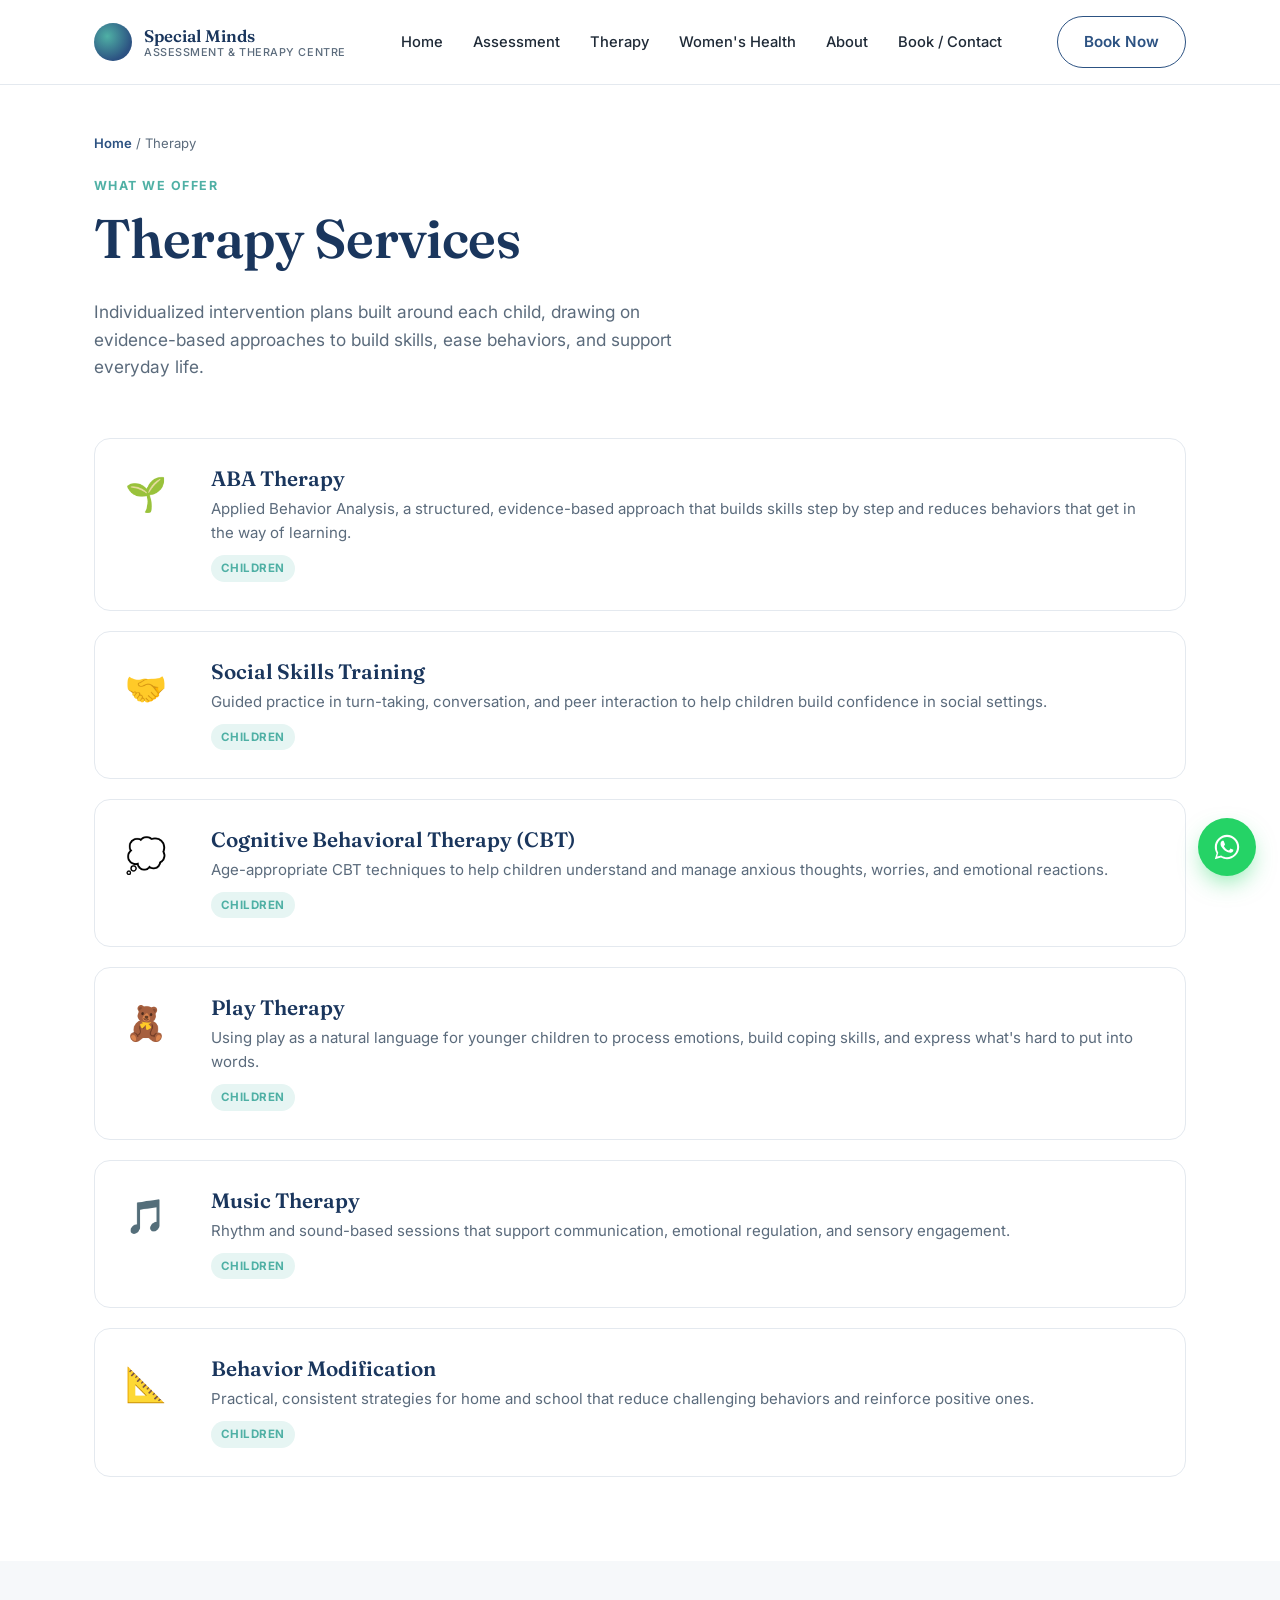
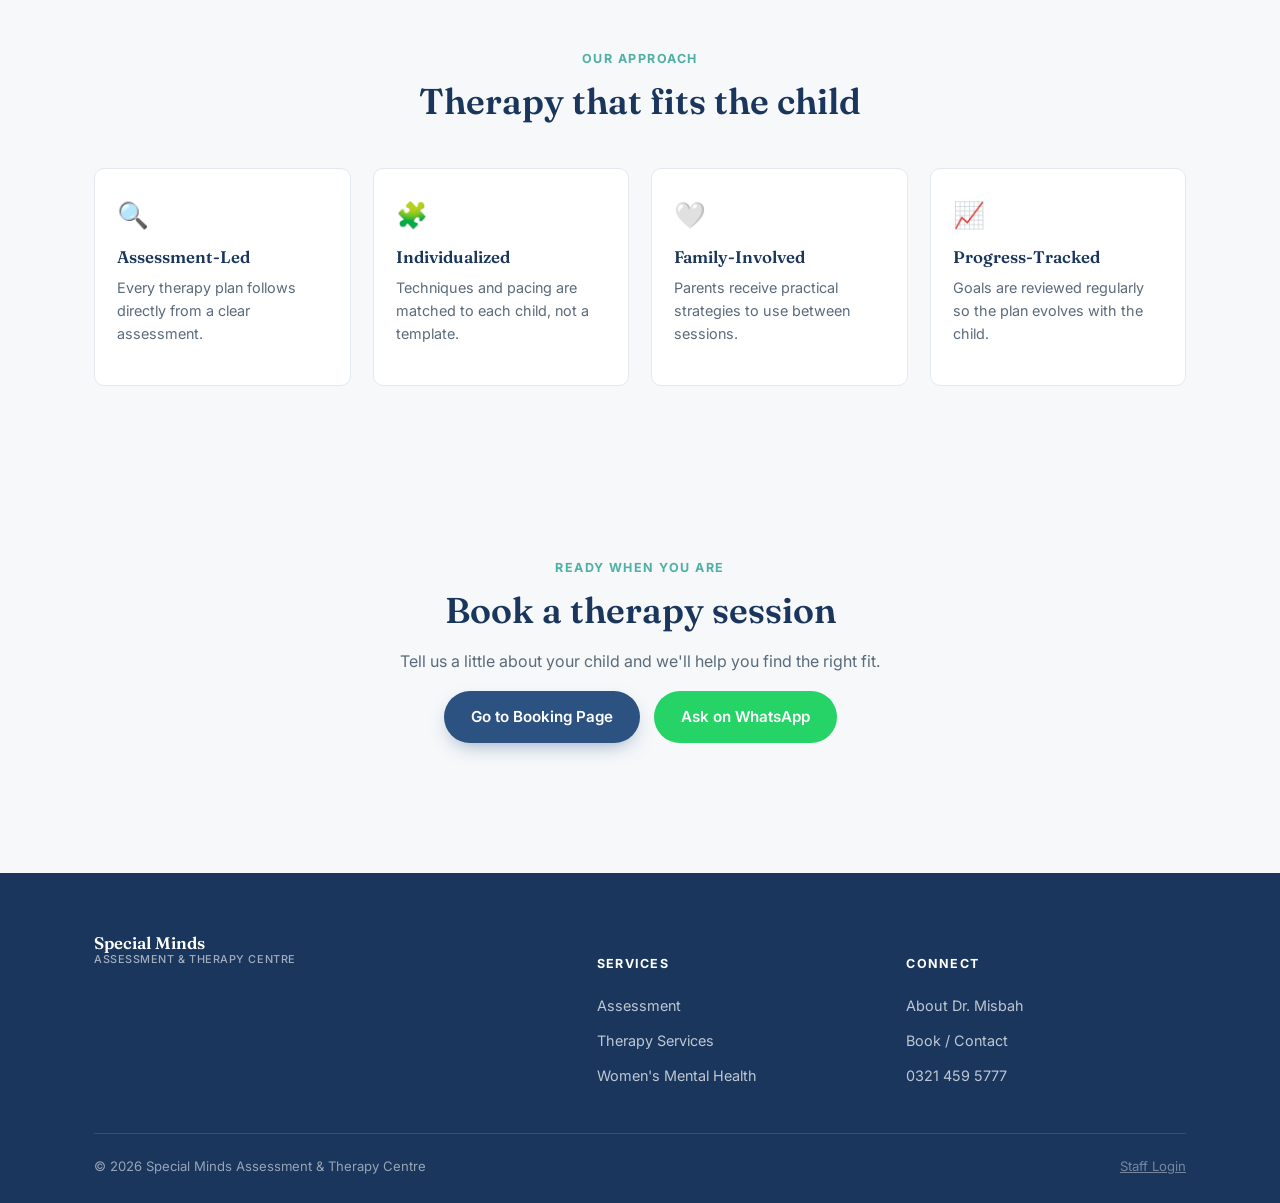
<file: services-therapy.html>
<!DOCTYPE html>
<html lang="en">
<head>
<meta charset="UTF-8">
<meta name="viewport" content="width=device-width, initial-scale=1.0">
<title>Therapy Services for Children in Lahore | Special Minds Assessment & Therapy Centre</title>
<meta name="description" content="ABA, CBT, social skills training, play therapy, music therapy, and behavior modification for children, led by Dr. Misbah Masood in Lahore.">
<meta name="robots" content="index, follow">
<link rel="canonical" href="https://www.specialmindscentre.com/services-therapy.html">
<link rel="icon" href="data:image/svg+xml,%3Csvg xmlns=%27http://www.w3.org/2000/svg%27 viewBox=%270 0 100 100%27%3E%3Ccircle cx=%2750%27 cy=%2750%27 r=%2745%27 fill=%27%232C5282%27/%3E%3Ccircle cx=%2740%27 cy=%2740%27 r=%2718%27 fill=%27%234FB0A5%27/%3E%3C/svg%3E">

<meta property="og:type" content="website">
<meta property="og:site_name" content="Special Minds Assessment & Therapy Centre">
<meta property="og:title" content="Therapy Services for Children in Lahore | Special Minds Assessment & Therapy Centre">
<meta property="og:description" content="ABA, CBT, social skills training, play therapy, music therapy, and behavior modification for children, led by Dr. Misbah Masood in Lahore.">
<meta property="og:url" content="https://www.specialmindscentre.com/services-therapy.html">
<meta property="og:image" content="https://www.specialmindscentre.com/og-image.png">
<meta property="og:locale" content="en_PK">

<meta name="twitter:card" content="summary_large_image">
<meta name="twitter:title" content="Therapy Services for Children in Lahore | Special Minds Assessment & Therapy Centre">
<meta name="twitter:description" content="ABA, CBT, social skills training, play therapy, music therapy, and behavior modification for children, led by Dr. Misbah Masood in Lahore.">
<meta name="twitter:image" content="https://www.specialmindscentre.com/og-image.png">

<link rel="preconnect" href="https://fonts.googleapis.com">
<link rel="preconnect" href="https://fonts.gstatic.com" crossorigin>
<link href="https://fonts.googleapis.com/css2?family=Inter:wght@400;500;600;700;800&family=Fraunces:opsz,wght@9..144,400;9..144,500;9..144,600&display=swap" rel="stylesheet">
<link rel="stylesheet" href="styles.css">

<script type="application/ld+json">
{
  "@context": "https://schema.org",
  "@type": "MedicalBusiness",
  "name": "Special Minds Assessment & Therapy Centre",
  "description": "Evidence-based psychological assessment and therapy for children with special needs and women, led by Dr. Misbah Masood in Lahore, Pakistan.",
  "url": "https://www.specialmindscentre.com/",
  "telephone": "+92-321-4595777",
  "image": "https://www.specialmindscentre.com/og-image.png",
  "areaServed": { "@type": "City", "name": "Lahore" },
  "medicalSpecialty": ["Psychiatric"],
  "founder": { "@type": "Person", "name": "Dr. Misbah Masood", "jobTitle": "Psychologist, Guidance & Counselling Specialist" }
}
</script>
</head>
<body>

<header>
  <nav>
    <a href="index.html" class="logo">
      <div class="logo-mark"></div>
      <div class="logo-text">Special Minds<span>Assessment & Therapy Centre</span></div>
    </a>
    <ul class="nav-links">
      <li><a href="index.html">Home</a></li>
      <li><a href="services-assessment.html">Assessment</a></li>
      <li><a href="services-therapy.html">Therapy</a></li>
      <li><a href="services-women.html">Women's Health</a></li>
      <li><a href="about.html">About</a></li>
      <li><a href="booking.html">Book / Contact</a></li>
    </ul>
    <div class="nav-cta">
      <a href="booking.html" class="btn btn-outline">Book Now</a>
      <button class="burger" id="burgerBtn" aria-label="Open menu"><span></span><span></span><span></span></button>
    </div>
  </nav>
  <div class="mobile-menu" id="mobileMenu">
    <a href="index.html">Home</a>
    <a href="services-assessment.html">Assessment</a>
    <a href="services-therapy.html">Therapy</a>
    <a href="services-women.html">Women's Health</a>
    <a href="about.html">About</a>
    <a href="booking.html">Book / Contact</a>
  </div>
</header>

<section class="page-hero">
  <div class="container">
    <div class="breadcrumb reveal"><a href="index.html">Home</a> / Therapy</div>
    <span class="eyebrow reveal">What We Offer</span>
    <h1 class="reveal">Therapy Services</h1>
    <p class="lead reveal">Individualized intervention plans built around each child, drawing on evidence-based approaches to build skills, ease behaviors, and support everyday life.</p>
  </div>
</section>

<section style="padding-top:20px;">
  <div class="container">
    <div class="service-list reveal">

      <div class="service-item">
        <div class="icon-lg">🌱</div>
        <div>
          <h3>ABA Therapy</h3>
          <p>Applied Behavior Analysis, a structured, evidence-based approach that builds skills step by step and reduces behaviors that get in the way of learning.</p>
          <span class="age-tag">Children</span>
        </div>
      </div>

      <div class="service-item">
        <div class="icon-lg">🤝</div>
        <div>
          <h3>Social Skills Training</h3>
          <p>Guided practice in turn-taking, conversation, and peer interaction to help children build confidence in social settings.</p>
          <span class="age-tag">Children</span>
        </div>
      </div>

      <div class="service-item">
        <div class="icon-lg">💭</div>
        <div>
          <h3>Cognitive Behavioral Therapy (CBT)</h3>
          <p>Age-appropriate CBT techniques to help children understand and manage anxious thoughts, worries, and emotional reactions.</p>
          <span class="age-tag">Children</span>
        </div>
      </div>

      <div class="service-item">
        <div class="icon-lg">🧸</div>
        <div>
          <h3>Play Therapy</h3>
          <p>Using play as a natural language for younger children to process emotions, build coping skills, and express what's hard to put into words.</p>
          <span class="age-tag">Children</span>
        </div>
      </div>

      <div class="service-item">
        <div class="icon-lg">🎵</div>
        <div>
          <h3>Music Therapy</h3>
          <p>Rhythm and sound-based sessions that support communication, emotional regulation, and sensory engagement.</p>
          <span class="age-tag">Children</span>
        </div>
      </div>

      <div class="service-item">
        <div class="icon-lg">📐</div>
        <div>
          <h3>Behavior Modification</h3>
          <p>Practical, consistent strategies for home and school that reduce challenging behaviors and reinforce positive ones.</p>
          <span class="age-tag">Children</span>
        </div>
      </div>

    </div>
  </div>
</section>

<section style="background:var(--bg-tint);">
  <div class="container">
    <div class="section-head center reveal">
      <span class="eyebrow">Our Approach</span>
      <h2>Therapy that fits the child</h2>
    </div>
    <div class="value-grid reveal">
      <div class="value-card">
        <div class="icon">🔍</div>
        <h4>Assessment-Led</h4>
        <p style="color:var(--ink-soft); font-size:.9rem;">Every therapy plan follows directly from a clear assessment.</p>
      </div>
      <div class="value-card">
        <div class="icon">🧩</div>
        <h4>Individualized</h4>
        <p style="color:var(--ink-soft); font-size:.9rem;">Techniques and pacing are matched to each child, not a template.</p>
      </div>
      <div class="value-card">
        <div class="icon">🤍</div>
        <h4>Family-Involved</h4>
        <p style="color:var(--ink-soft); font-size:.9rem;">Parents receive practical strategies to use between sessions.</p>
      </div>
      <div class="value-card">
        <div class="icon">📈</div>
        <h4>Progress-Tracked</h4>
        <p style="color:var(--ink-soft); font-size:.9rem;">Goals are reviewed regularly so the plan evolves with the child.</p>
      </div>
    </div>
  </div>
</section>

<section class="booking">
  <div class="container section-head center reveal">
    <span class="eyebrow">Ready When You Are</span>
    <h2>Book a therapy session</h2>
    <p style="color:var(--ink-soft)">Tell us a little about your child and we'll help you find the right fit.</p>
    <div style="margin-top:16px; display:flex; gap:14px; justify-content:center; flex-wrap:wrap;">
      <a href="booking.html" class="btn btn-primary">Go to Booking Page</a>
      <a href="#" data-whatsapp class="btn btn-whatsapp">Ask on WhatsApp</a>
    </div>
  </div>
</section>

<footer>
  <div class="container">
    <div class="footer-grid">
      <div class="footer-brand">
        <div class="logo-text">Special Minds<span>Assessment & Therapy Centre</span></div>
      </div>
      <div class="footer-links">
        <div class="footer-col">
          <h5>Services</h5>
          <a href="services-assessment.html">Assessment</a>
          <a href="services-therapy.html">Therapy Services</a>
          <a href="services-women.html">Women's Mental Health</a>
        </div>
        <div class="footer-col">
          <h5>Connect</h5>
          <a href="about.html">About Dr. Misbah</a>
          <a href="booking.html">Book / Contact</a>
          <a href="tel:+923214595777">0321 459 5777</a>
        </div>
      </div>
    </div>
    <div class="footer-bottom">
      <span>© <span data-year></span> Special Minds Assessment & Therapy Centre</span>
      <a href="admin.html" class="staff-link">Staff Login</a>
    </div>
  </div>
</footer>

<a href="#" data-whatsapp class="wa-float" aria-label="Chat on WhatsApp">
  <svg width="30" height="30" viewBox="0 0 32 32" fill="none" xmlns="http://www.w3.org/2000/svg">
    <path d="M22.6 18.9c-.3-.2-2-1-2.3-1.1-.3-.1-.5-.2-.8.2s-1 1.1-1.2 1.4c-.2.2-.4.3-.8.1-.3-.2-1.5-.5-2.8-1.7-1-1-1.7-2.1-1.9-2.5-.2-.3 0-.5.2-.7.2-.2.3-.4.5-.6.2-.2.2-.4.3-.6.1-.2 0-.5 0-.7 0-.2-.8-2-1.1-2.7-.3-.7-.6-.6-.8-.6h-.7c-.2 0-.6.1-.9.5-.3.3-1.2 1.1-1.2 2.8s1.2 3.3 1.4 3.5c.2.2 2.4 3.6 5.7 5 .8.3 1.4.5 1.9.7.8.2 1.5.2 2.1.1.6-.1 2-.8 2.3-1.6.3-.8.3-1.4.2-1.6-.1-.1-.3-.2-.6-.3z" fill="#fff"/>
    <path d="M16 3C9 3 3 9 3 16c0 2.4.7 4.7 1.9 6.7L3 29l6.5-1.8A13 13 0 0016 29c7 0 13-6 13-13S23 3 16 3zm0 23.8c-2.1 0-4.1-.6-5.8-1.6l-.4-.2-4.3 1.2 1.2-4.2-.3-.4A10.8 10.8 0 015.2 16c0-6 4.8-10.8 10.8-10.8S26.8 10 26.8 16 22 26.8 16 26.8z" fill="#fff"/>
  </svg>
</a>

<script src="service-data.js"></script>
<script src="site.js"></script>
</body>
</html>
</file>
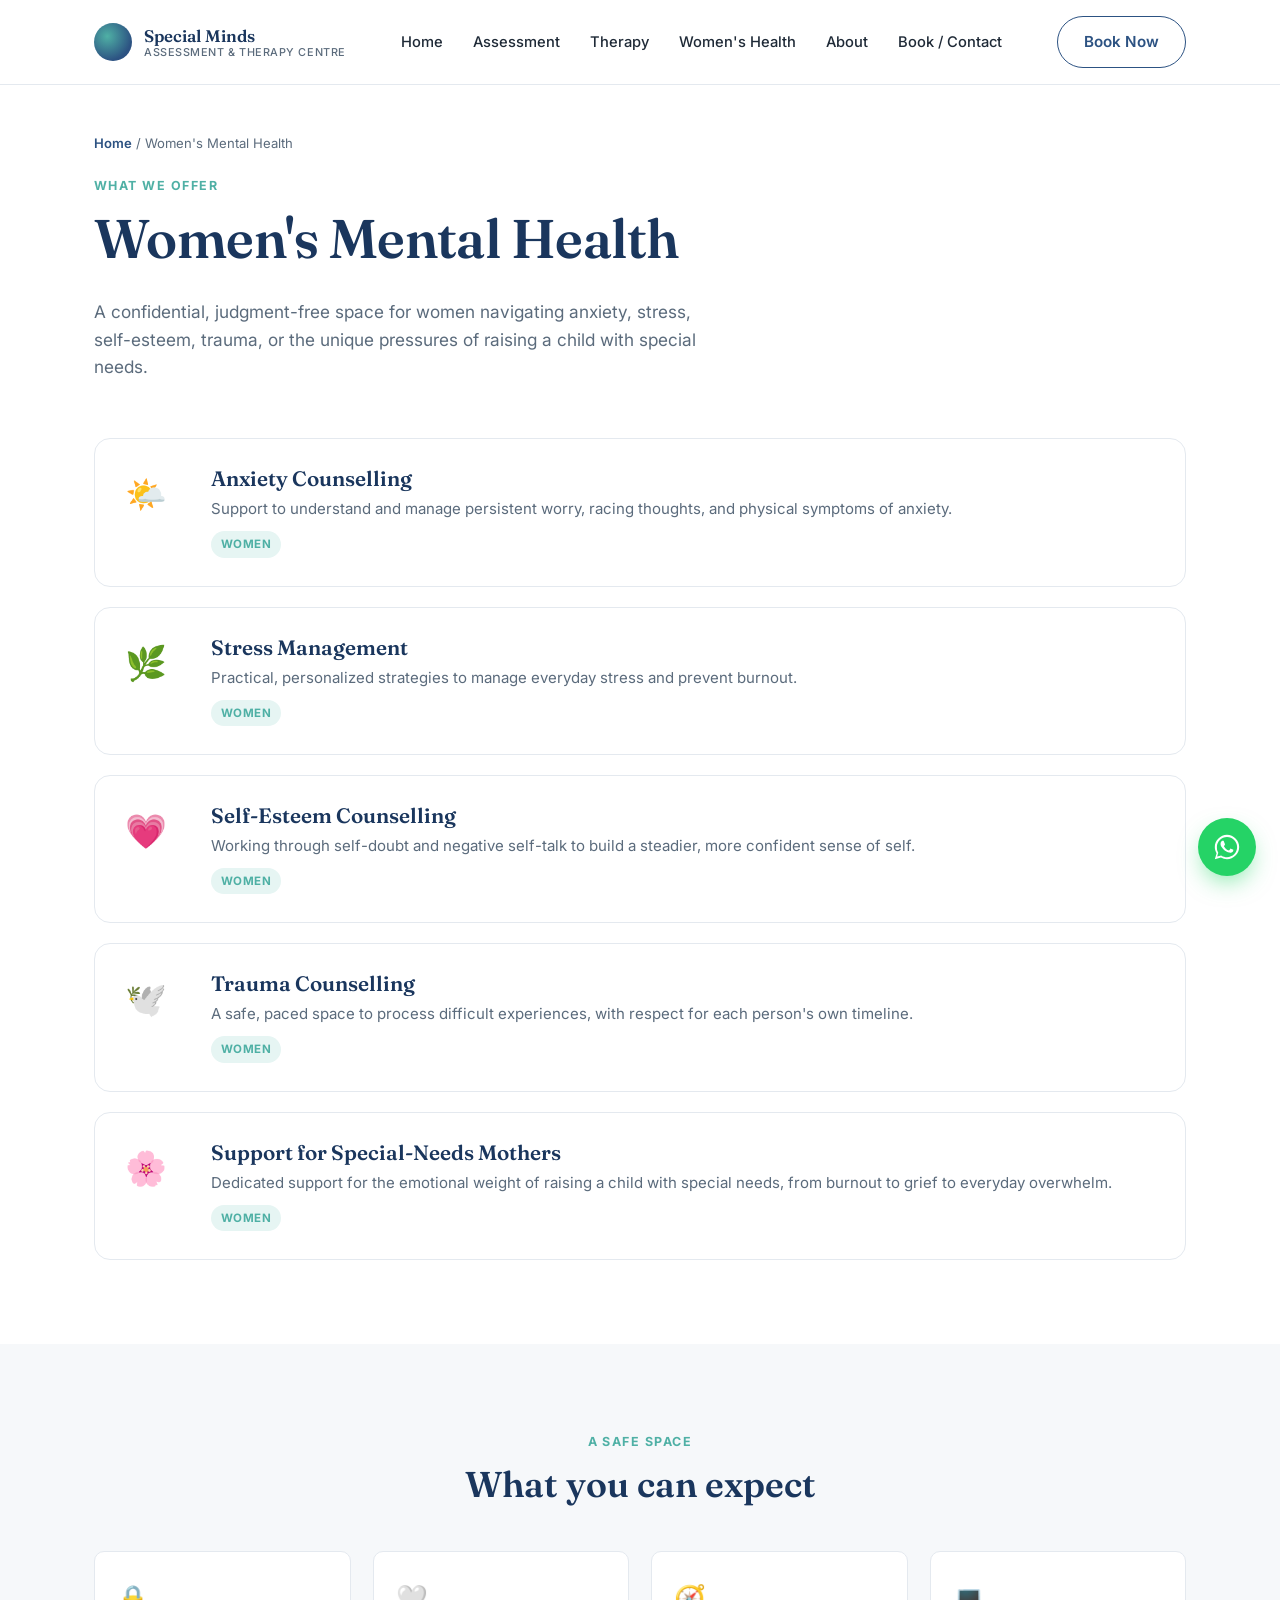
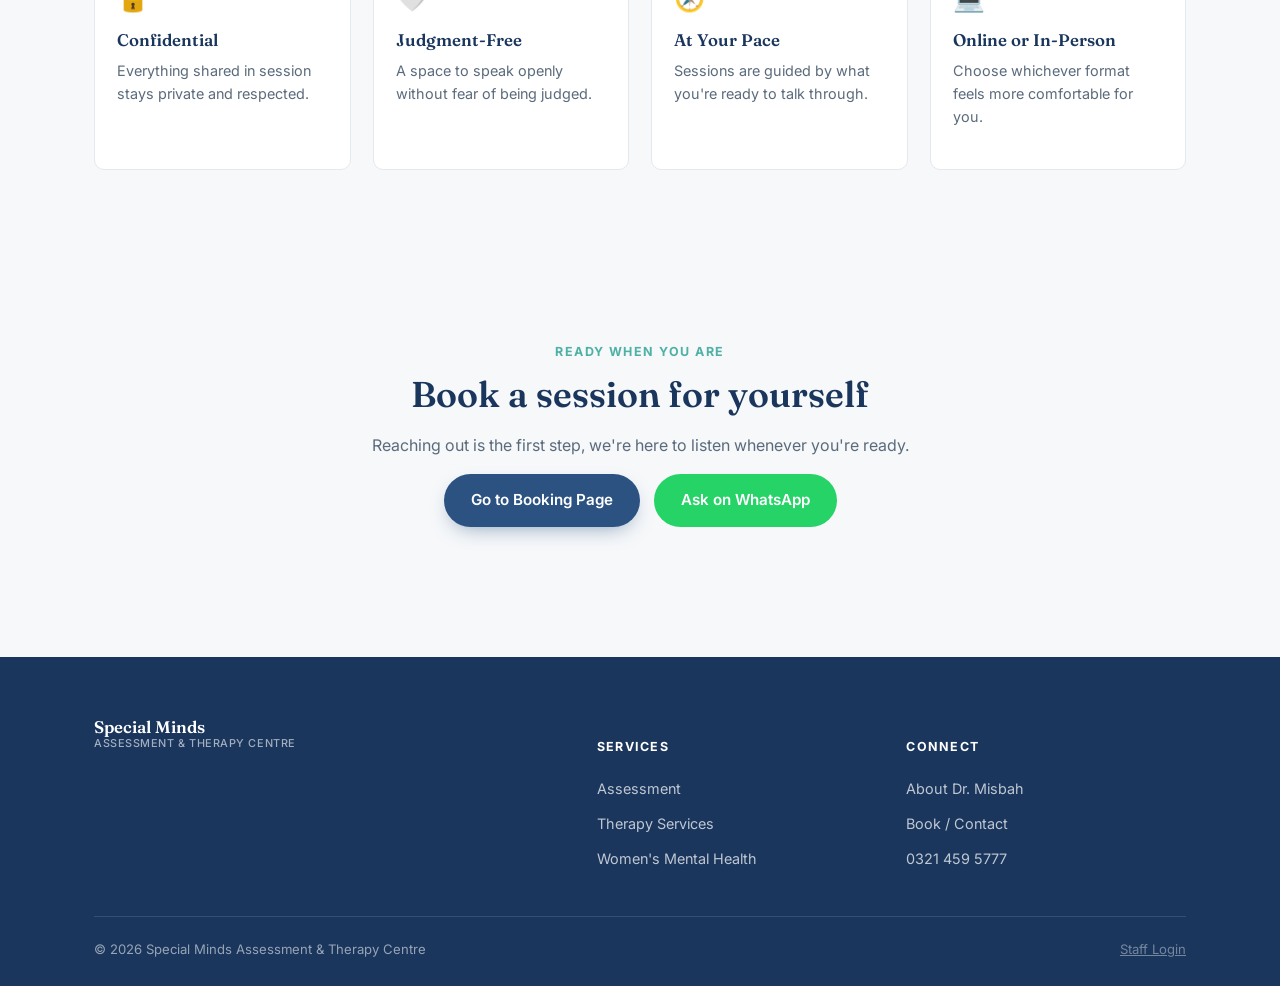
<file: services-women.html>
<!DOCTYPE html>
<html lang="en">
<head>
<meta charset="UTF-8">
<meta name="viewport" content="width=device-width, initial-scale=1.0">
<title>Women's Mental Health Support in Lahore | Special Minds Assessment & Therapy Centre</title>
<meta name="description" content="Counselling for anxiety, stress, self-esteem, trauma, and support for mothers of children with special needs, led by Dr. Misbah Masood in Lahore.">
<meta name="robots" content="index, follow">
<link rel="canonical" href="https://www.specialmindscentre.com/services-women.html">
<link rel="icon" href="data:image/svg+xml,%3Csvg xmlns=%27http://www.w3.org/2000/svg%27 viewBox=%270 0 100 100%27%3E%3Ccircle cx=%2750%27 cy=%2750%27 r=%2745%27 fill=%27%232C5282%27/%3E%3Ccircle cx=%2740%27 cy=%2740%27 r=%2718%27 fill=%27%234FB0A5%27/%3E%3C/svg%3E">

<meta property="og:type" content="website">
<meta property="og:site_name" content="Special Minds Assessment & Therapy Centre">
<meta property="og:title" content="Women's Mental Health Support in Lahore | Special Minds Assessment & Therapy Centre">
<meta property="og:description" content="Counselling for anxiety, stress, self-esteem, trauma, and support for mothers of children with special needs, led by Dr. Misbah Masood in Lahore.">
<meta property="og:url" content="https://www.specialmindscentre.com/services-women.html">
<meta property="og:image" content="https://www.specialmindscentre.com/og-image.png">
<meta property="og:locale" content="en_PK">

<meta name="twitter:card" content="summary_large_image">
<meta name="twitter:title" content="Women's Mental Health Support in Lahore | Special Minds Assessment & Therapy Centre">
<meta name="twitter:description" content="Counselling for anxiety, stress, self-esteem, trauma, and support for mothers of children with special needs, led by Dr. Misbah Masood in Lahore.">
<meta name="twitter:image" content="https://www.specialmindscentre.com/og-image.png">

<link rel="preconnect" href="https://fonts.googleapis.com">
<link rel="preconnect" href="https://fonts.gstatic.com" crossorigin>
<link href="https://fonts.googleapis.com/css2?family=Inter:wght@400;500;600;700;800&family=Fraunces:opsz,wght@9..144,400;9..144,500;9..144,600&display=swap" rel="stylesheet">
<link rel="stylesheet" href="styles.css">

<script type="application/ld+json">
{
  "@context": "https://schema.org",
  "@type": "MedicalBusiness",
  "name": "Special Minds Assessment & Therapy Centre",
  "description": "Evidence-based psychological assessment and therapy for children with special needs and women, led by Dr. Misbah Masood in Lahore, Pakistan.",
  "url": "https://www.specialmindscentre.com/",
  "telephone": "+92-321-4595777",
  "image": "https://www.specialmindscentre.com/og-image.png",
  "areaServed": { "@type": "City", "name": "Lahore" },
  "medicalSpecialty": ["Psychiatric"],
  "founder": { "@type": "Person", "name": "Dr. Misbah Masood", "jobTitle": "Psychologist, Guidance & Counselling Specialist" }
}
</script>
</head>
<body>

<header>
  <nav>
    <a href="index.html" class="logo">
      <div class="logo-mark"></div>
      <div class="logo-text">Special Minds<span>Assessment & Therapy Centre</span></div>
    </a>
    <ul class="nav-links">
      <li><a href="index.html">Home</a></li>
      <li><a href="services-assessment.html">Assessment</a></li>
      <li><a href="services-therapy.html">Therapy</a></li>
      <li><a href="services-women.html">Women's Health</a></li>
      <li><a href="about.html">About</a></li>
      <li><a href="booking.html">Book / Contact</a></li>
    </ul>
    <div class="nav-cta">
      <a href="booking.html" class="btn btn-outline">Book Now</a>
      <button class="burger" id="burgerBtn" aria-label="Open menu"><span></span><span></span><span></span></button>
    </div>
  </nav>
  <div class="mobile-menu" id="mobileMenu">
    <a href="index.html">Home</a>
    <a href="services-assessment.html">Assessment</a>
    <a href="services-therapy.html">Therapy</a>
    <a href="services-women.html">Women's Health</a>
    <a href="about.html">About</a>
    <a href="booking.html">Book / Contact</a>
  </div>
</header>

<section class="page-hero">
  <div class="container">
    <div class="breadcrumb reveal"><a href="index.html">Home</a> / Women's Mental Health</div>
    <span class="eyebrow reveal">What We Offer</span>
    <h1 class="reveal">Women's Mental Health</h1>
    <p class="lead reveal">A confidential, judgment-free space for women navigating anxiety, stress, self-esteem, trauma, or the unique pressures of raising a child with special needs.</p>
  </div>
</section>

<section style="padding-top:20px;">
  <div class="container">
    <div class="service-list reveal">

      <div class="service-item">
        <div class="icon-lg">🌤️</div>
        <div>
          <h3>Anxiety Counselling</h3>
          <p>Support to understand and manage persistent worry, racing thoughts, and physical symptoms of anxiety.</p>
          <span class="age-tag">Women</span>
        </div>
      </div>

      <div class="service-item">
        <div class="icon-lg">🌿</div>
        <div>
          <h3>Stress Management</h3>
          <p>Practical, personalized strategies to manage everyday stress and prevent burnout.</p>
          <span class="age-tag">Women</span>
        </div>
      </div>

      <div class="service-item">
        <div class="icon-lg">💗</div>
        <div>
          <h3>Self-Esteem Counselling</h3>
          <p>Working through self-doubt and negative self-talk to build a steadier, more confident sense of self.</p>
          <span class="age-tag">Women</span>
        </div>
      </div>

      <div class="service-item">
        <div class="icon-lg">🕊️</div>
        <div>
          <h3>Trauma Counselling</h3>
          <p>A safe, paced space to process difficult experiences, with respect for each person's own timeline.</p>
          <span class="age-tag">Women</span>
        </div>
      </div>

      <div class="service-item">
        <div class="icon-lg">🌸</div>
        <div>
          <h3>Support for Special-Needs Mothers</h3>
          <p>Dedicated support for the emotional weight of raising a child with special needs, from burnout to grief to everyday overwhelm.</p>
          <span class="age-tag">Women</span>
        </div>
      </div>

    </div>
  </div>
</section>

<section style="background:var(--bg-tint);">
  <div class="container">
    <div class="section-head center reveal">
      <span class="eyebrow">A Safe Space</span>
      <h2>What you can expect</h2>
    </div>
    <div class="value-grid reveal">
      <div class="value-card">
        <div class="icon">🔒</div>
        <h4>Confidential</h4>
        <p style="color:var(--ink-soft); font-size:.9rem;">Everything shared in session stays private and respected.</p>
      </div>
      <div class="value-card">
        <div class="icon">🤍</div>
        <h4>Judgment-Free</h4>
        <p style="color:var(--ink-soft); font-size:.9rem;">A space to speak openly without fear of being judged.</p>
      </div>
      <div class="value-card">
        <div class="icon">🧭</div>
        <h4>At Your Pace</h4>
        <p style="color:var(--ink-soft); font-size:.9rem;">Sessions are guided by what you're ready to talk through.</p>
      </div>
      <div class="value-card">
        <div class="icon">💻</div>
        <h4>Online or In-Person</h4>
        <p style="color:var(--ink-soft); font-size:.9rem;">Choose whichever format feels more comfortable for you.</p>
      </div>
    </div>
  </div>
</section>

<section class="booking">
  <div class="container section-head center reveal">
    <span class="eyebrow">Ready When You Are</span>
    <h2>Book a session for yourself</h2>
    <p style="color:var(--ink-soft)">Reaching out is the first step, we're here to listen whenever you're ready.</p>
    <div style="margin-top:16px; display:flex; gap:14px; justify-content:center; flex-wrap:wrap;">
      <a href="booking.html" class="btn btn-primary">Go to Booking Page</a>
      <a href="#" data-whatsapp class="btn btn-whatsapp">Ask on WhatsApp</a>
    </div>
  </div>
</section>

<footer>
  <div class="container">
    <div class="footer-grid">
      <div class="footer-brand">
        <div class="logo-text">Special Minds<span>Assessment & Therapy Centre</span></div>
      </div>
      <div class="footer-links">
        <div class="footer-col">
          <h5>Services</h5>
          <a href="services-assessment.html">Assessment</a>
          <a href="services-therapy.html">Therapy Services</a>
          <a href="services-women.html">Women's Mental Health</a>
        </div>
        <div class="footer-col">
          <h5>Connect</h5>
          <a href="about.html">About Dr. Misbah</a>
          <a href="booking.html">Book / Contact</a>
          <a href="tel:+923214595777">0321 459 5777</a>
        </div>
      </div>
    </div>
    <div class="footer-bottom">
      <span>© <span data-year></span> Special Minds Assessment & Therapy Centre</span>
      <a href="admin.html" class="staff-link">Staff Login</a>
    </div>
  </div>
</footer>

<a href="#" data-whatsapp class="wa-float" aria-label="Chat on WhatsApp">
  <svg width="30" height="30" viewBox="0 0 32 32" fill="none" xmlns="http://www.w3.org/2000/svg">
    <path d="M22.6 18.9c-.3-.2-2-1-2.3-1.1-.3-.1-.5-.2-.8.2s-1 1.1-1.2 1.4c-.2.2-.4.3-.8.1-.3-.2-1.5-.5-2.8-1.7-1-1-1.7-2.1-1.9-2.5-.2-.3 0-.5.2-.7.2-.2.3-.4.5-.6.2-.2.2-.4.3-.6.1-.2 0-.5 0-.7 0-.2-.8-2-1.1-2.7-.3-.7-.6-.6-.8-.6h-.7c-.2 0-.6.1-.9.5-.3.3-1.2 1.1-1.2 2.8s1.2 3.3 1.4 3.5c.2.2 2.4 3.6 5.7 5 .8.3 1.4.5 1.9.7.8.2 1.5.2 2.1.1.6-.1 2-.8 2.3-1.6.3-.8.3-1.4.2-1.6-.1-.1-.3-.2-.6-.3z" fill="#fff"/>
    <path d="M16 3C9 3 3 9 3 16c0 2.4.7 4.7 1.9 6.7L3 29l6.5-1.8A13 13 0 0016 29c7 0 13-6 13-13S23 3 16 3zm0 23.8c-2.1 0-4.1-.6-5.8-1.6l-.4-.2-4.3 1.2 1.2-4.2-.3-.4A10.8 10.8 0 015.2 16c0-6 4.8-10.8 10.8-10.8S26.8 10 26.8 16 22 26.8 16 26.8z" fill="#fff"/>
  </svg>
</a>

<script src="service-data.js"></script>
<script src="site.js"></script>
</body>
</html>
</file>
<file: styles.css>
/* ==========================================================================
   Special Minds Assessment & Therapy Centre — Stylesheet
   ========================================================================== */

:root {
  --primary: #2C5282;
  --primary-dark: #1A365D;
  --accent: #4FB0A5;
  --accent-soft: #E6F5F3;
  --bg: #FFFFFF;
  --bg-tint: #F6F8FA;
  --ink: #1F2A37;
  --ink-soft: #5B6B7C;
  --border: #E4E9EF;
  --danger: #E0555A;
  --success: #3F9C6D;
  --radius: 16px;
  --radius-sm: 10px;
  --shadow: 0 10px 30px -12px rgba(26, 54, 93, 0.18);
  --font-display: 'Fraunces', Georgia, serif;
  --font-body: 'Inter', -apple-system, BlinkMacSystemFont, sans-serif;
}

* { box-sizing: border-box; }
html { scroll-behavior: smooth; }

body {
  margin: 0;
  font-family: var(--font-body);
  color: var(--ink);
  background: var(--bg);
  line-height: 1.6;
  -webkit-font-smoothing: antialiased;
}

.container {
  max-width: 1140px;
  margin: 0 auto;
  padding: 0 24px;
}

h1, h2, h3, h4, blockquote {
  font-family: var(--font-display);
  color: var(--primary-dark);
  line-height: 1.15;
  margin: 0 0 .5em;
  font-weight: 600;
}

h1 { font-size: clamp(2.1rem, 4.4vw, 3.4rem); letter-spacing: -0.01em; }
h2 { font-size: clamp(1.6rem, 2.8vw, 2.3rem); }
h3 { font-size: 1.3rem; }
h4 { font-size: 1.05rem; }
p { margin: 0 0 1em; }
a { color: inherit; text-decoration: none; }
ul { list-style: none; margin: 0; padding: 0; }

.eyebrow {
  display: inline-block;
  font-size: .78rem;
  font-weight: 700;
  letter-spacing: .12em;
  text-transform: uppercase;
  color: var(--accent);
  margin-bottom: 12px;
}

a:focus-visible, button:focus-visible, input:focus-visible, textarea:focus-visible, select:focus-visible {
  outline: 3px solid var(--accent);
  outline-offset: 2px;
}

/* ---------- Buttons ---------- */
.btn {
  display: inline-flex;
  align-items: center;
  justify-content: center;
  gap: 8px;
  padding: 13px 26px;
  border-radius: 999px;
  font-weight: 600;
  font-size: .95rem;
  border: 1.5px solid transparent;
  cursor: pointer;
  transition: transform .15s ease, box-shadow .15s ease, background .15s ease, color .15s ease;
  white-space: nowrap;
}
.btn:hover { transform: translateY(-2px); }
.btn-primary { background: var(--primary); color: #fff; box-shadow: 0 8px 20px -8px rgba(44,82,130,.55); }
.btn-primary:hover { background: var(--primary-dark); }
.btn-outline { background: transparent; color: var(--primary); border-color: var(--primary); }
.btn-outline:hover { background: var(--primary); color: #fff; }
.btn-whatsapp { background: #25D366; color: #fff; }
.btn-whatsapp:hover { background: #1ebc59; }
.btn-sm { padding: 9px 16px; font-size: .82rem; }
.btn-ghost { background: var(--bg-tint); color: var(--primary-dark); }
.btn-ghost:hover { background: var(--border); }

/* ---------- Header / Nav ---------- */
header {
  position: sticky;
  top: 0;
  z-index: 100;
  background: rgba(255,255,255,.92);
  backdrop-filter: blur(10px);
  border-bottom: 1px solid var(--border);
}
nav {
  max-width: 1140px;
  margin: 0 auto;
  padding: 16px 24px;
  display: flex;
  align-items: center;
  justify-content: space-between;
  gap: 24px;
}
.logo { display: flex; align-items: center; gap: 12px; }
.logo-mark {
  width: 38px; height: 38px; border-radius: 50%;
  background: radial-gradient(circle at 35% 35%, var(--accent), var(--primary) 70%);
  flex-shrink: 0;
}
.logo-text {
  font-family: var(--font-display);
  font-weight: 600;
  font-size: 1.05rem;
  color: var(--primary-dark);
  line-height: 1.2;
}
.logo-text span {
  display: block;
  font-family: var(--font-body);
  font-weight: 500;
  font-size: .68rem;
  letter-spacing: .05em;
  text-transform: uppercase;
  color: var(--ink-soft);
}
.nav-links {
  display: flex;
  gap: 30px;
  flex: 1;
  justify-content: center;
}
.nav-links a {
  font-size: .92rem;
  font-weight: 500;
  color: var(--ink);
  position: relative;
  padding: 4px 0;
}
.nav-links a:hover { color: var(--primary); }
.nav-cta { display: flex; align-items: center; gap: 14px; }
.burger {
  display: none;
  flex-direction: column;
  gap: 5px;
  background: none;
  border: none;
  cursor: pointer;
  padding: 8px;
}
.burger span { width: 22px; height: 2px; background: var(--primary-dark); border-radius: 2px; transition: .2s; }

.mobile-menu {
  display: none;
  flex-direction: column;
  background: #fff;
  border-bottom: 1px solid var(--border);
  padding: 8px 24px 20px;
}
.mobile-menu.open { display: flex; }
.mobile-menu a {
  padding: 12px 0;
  border-bottom: 1px solid var(--border);
  font-weight: 500;
  color: var(--ink);
}
.mobile-menu a:last-child { border-bottom: none; }

@media (max-width: 860px) {
  .nav-links { display: none; }
  .nav-cta .btn-outline { display: none; }
  .burger { display: flex; }
}

/* ---------- Hero ---------- */
.hero { padding: 72px 0 90px; overflow: hidden; }
.hero-grid { display: grid; grid-template-columns: 1.1fr .9fr; gap: 56px; align-items: center; }
.tagline { font-size: 1.12rem; color: var(--ink-soft); max-width: 460px; margin-bottom: 30px; }
.hero-actions { display: flex; gap: 14px; flex-wrap: wrap; }

.hero-visual { position: relative; height: 380px; display: flex; align-items: center; justify-content: center; }
.breathe-ring {
  position: absolute;
  border-radius: 50%;
  border: 1.5px solid var(--accent);
  opacity: .35;
  animation: breathe 5s ease-in-out infinite;
}
.ring1 { width: 210px; height: 210px; }
.ring2 { width: 290px; height: 290px; animation-delay: .6s; }
.ring3 { width: 370px; height: 370px; animation-delay: 1.2s; }
@keyframes breathe {
  0%, 100% { transform: scale(1); opacity: .18; }
  50% { transform: scale(1.05); opacity: .4; }
}
.hero-card {
  position: relative;
  z-index: 2;
  background: var(--primary-dark);
  color: #fff;
  border-radius: 22px;
  padding: 36px 34px;
  width: 230px;
  box-shadow: var(--shadow);
}
.hero-card .stat { font-family: var(--font-display); font-size: 3.4rem; line-height: 1; margin-bottom: 12px; color: var(--accent); }
.hero-card .stat-label { font-size: .85rem; color: rgba(255,255,255,.8); }
.badge-float {
  position: absolute;
  background: #fff;
  border-radius: 999px;
  padding: 10px 16px;
  font-size: .8rem;
  font-weight: 600;
  color: var(--primary-dark);
  box-shadow: var(--shadow);
  display: flex; align-items: center; gap: 8px;
  z-index: 3;
}
.badge-float .dot { width: 8px; height: 8px; border-radius: 50%; background: var(--accent); flex-shrink: 0; }
.badge-1 { top: 6%; right: -4%; }
.badge-2 { bottom: 8%; left: -6%; }

@media (max-width: 860px) {
  .hero-grid { grid-template-columns: 1fr; }
  .hero-visual { height: 300px; margin-top: 20px; }
  .badge-float { position: static; margin-top: 14px; }
  .badge-1, .badge-2 { top: auto; right: auto; left: auto; bottom: auto; }
}

/* ---------- Mission ---------- */
.mission { background: var(--primary-dark); color: #fff; padding: 78px 0; text-align: center; }
.mission-wrap { max-width: 700px; margin: 0 auto; }
.mission .eyebrow { color: var(--accent); }
.mission blockquote {
  font-size: clamp(1.8rem, 4vw, 2.6rem);
  color: #fff;
  margin: 0 0 20px;
  font-style: italic;
}
.mission-sub { color: rgba(255,255,255,.78); font-size: 1.02rem; }

/* ---------- Sections ---------- */
section { padding: 84px 0; }
.section-head { max-width: 620px; margin-bottom: 46px; }
.section-head.center { text-align: center; margin-left: auto; margin-right: auto; }

/* ---------- Category grid (home) ---------- */
.category-grid { display: grid; grid-template-columns: repeat(3, 1fr); gap: 26px; }
.category-card {
  background: #fff;
  border: 1px solid var(--border);
  border-radius: var(--radius);
  padding: 34px 30px;
  display: block;
  transition: transform .2s ease, box-shadow .2s ease, border-color .2s ease;
}
.category-card:hover { transform: translateY(-6px); box-shadow: var(--shadow); border-color: var(--accent); }
.icon-lg { font-size: 2.1rem; margin-bottom: 16px; }
.category-card p { color: var(--ink-soft); font-size: .93rem; }
.category-card .cta { color: var(--primary); font-weight: 600; font-size: .88rem; }

@media (max-width: 860px) { .category-grid { grid-template-columns: 1fr; } }

/* ---------- About / doctor plaque ---------- */
.about-wrap { display: grid; grid-template-columns: .8fr 1.2fr; gap: 56px; align-items: center; }
.doctor-plaque {
  background: linear-gradient(160deg, var(--primary) 0%, var(--primary-dark) 100%);
  color: #fff;
  border-radius: 22px;
  padding: 40px 32px;
  box-shadow: var(--shadow);
}
.plaque-eyebrow { display: block; font-size: .75rem; letter-spacing: .12em; text-transform: uppercase; color: var(--accent); margin-bottom: 10px; font-weight: 700; }
.doctor-plaque h3 { color: #fff; margin-bottom: 4px; }
.doctor-plaque .role { color: rgba(255,255,255,.78); margin-bottom: 20px; font-size: .92rem; }
.plaque-badges { display: flex; flex-direction: column; gap: 10px; }
.plaque-badges span {
  background: rgba(255,255,255,.1);
  border: 1px solid rgba(255,255,255,.18);
  border-radius: 999px;
  padding: 8px 16px;
  font-size: .8rem;
  font-weight: 500;
}

@media (max-width: 860px) { .about-wrap { grid-template-columns: 1fr; } }

/* ---------- Credentials list ---------- */
.credentials { display: flex; flex-direction: column; gap: 18px; margin: 24px 0 30px; }
.credentials li { display: flex; gap: 16px; align-items: flex-start; }
.credentials .bullet {
  flex-shrink: 0;
  width: 42px; height: 42px;
  border-radius: 50%;
  background: var(--accent-soft);
  color: var(--primary);
  font-weight: 700;
  font-size: .8rem;
  display: flex; align-items: center; justify-content: center;
}
.credentials strong { color: var(--primary-dark); }
.credentials small { color: var(--ink-soft); }

/* ---------- Value grid ---------- */
.value-grid { display: grid; grid-template-columns: repeat(4, 1fr); gap: 22px; }
.value-card { background: #fff; border: 1px solid var(--border); border-radius: var(--radius-sm); padding: 26px 22px; }
.value-card .icon { font-size: 1.6rem; margin-bottom: 12px; }
@media (max-width: 860px) { .value-grid { grid-template-columns: 1fr 1fr; } }
@media (max-width: 520px) { .value-grid { grid-template-columns: 1fr; } }

/* ---------- Page hero (inner pages) ---------- */
.page-hero { padding: 48px 0 20px; }
.breadcrumb { font-size: .82rem; color: var(--ink-soft); margin-bottom: 18px; }
.breadcrumb a { color: var(--primary); font-weight: 600; }
.page-hero .lead { font-size: 1.08rem; color: var(--ink-soft); max-width: 620px; }

/* ---------- Service listing pages ---------- */
.service-list { display: flex; flex-direction: column; gap: 20px; }
.service-item {
  display: grid;
  grid-template-columns: 64px 1fr;
  gap: 22px;
  background: #fff;
  border: 1px solid var(--border);
  border-radius: var(--radius);
  padding: 28px 30px;
  align-items: flex-start;
}
.service-item .icon-lg { margin-bottom: 0; }
.service-item h3 { margin-bottom: 6px; }
.service-item p { color: var(--ink-soft); margin-bottom: 0; font-size: .94rem; }
@media (max-width: 640px) {
  .service-item { grid-template-columns: 1fr; }
}

.age-tag {
  display: inline-block;
  font-size: .72rem;
  font-weight: 700;
  letter-spacing: .04em;
  text-transform: uppercase;
  color: var(--accent);
  background: var(--accent-soft);
  border-radius: 999px;
  padding: 4px 10px;
  margin-top: 10px;
}

/* ---------- Booking section (shared CTA band) ---------- */
.booking { background: var(--bg-tint); }

/* ---------- Booking page ---------- */
.booking-wrap {
  display: grid;
  grid-template-columns: .8fr 1.4fr;
  gap: 0;
  background: #fff;
  border-radius: var(--radius);
  overflow: hidden;
  border: 1px solid var(--border);
  box-shadow: var(--shadow);
}
.booking-side {
  background: var(--primary-dark);
  color: #fff;
  padding: 44px 36px;
  display: flex;
  flex-direction: column;
  justify-content: space-between;
  gap: 30px;
}
.booking-side h3 { color: #fff; }
.booking-side p { color: rgba(255,255,255,.78); font-size: .92rem; }
.wa-box { background: rgba(255,255,255,.08); border: 1px solid rgba(255,255,255,.15); border-radius: var(--radius-sm); padding: 18px; }
.booking-main { padding: 44px 40px; }

.mode-toggle { display: flex; gap: 10px; margin-bottom: 28px; }
.mode-btn {
  flex: 1;
  padding: 13px 16px;
  border-radius: var(--radius-sm);
  border: 1.5px solid var(--border);
  background: var(--bg-tint);
  color: var(--ink-soft);
  font-weight: 600;
  font-size: .88rem;
  cursor: pointer;
  transition: .15s ease;
}
.mode-btn.active { background: var(--accent-soft); border-color: var(--accent); color: var(--primary-dark); }

form label { display: block; font-size: .82rem; font-weight: 600; color: var(--primary-dark); margin-bottom: 6px; }
form input, form textarea, form select {
  width: 100%;
  padding: 12px 14px;
  border-radius: var(--radius-sm);
  border: 1.5px solid var(--border);
  font-family: var(--font-body);
  font-size: .92rem;
  color: var(--ink);
  background: #fff;
  margin-bottom: 18px;
  transition: border-color .15s ease;
}
form input:focus, form textarea:focus, form select:focus { border-color: var(--accent); outline: none; }
form textarea { min-height: 110px; resize: vertical; }
.form-row { display: grid; grid-template-columns: 1fr 1fr; gap: 18px; }
.form-foot { display: flex; align-items: center; justify-content: space-between; gap: 16px; flex-wrap: wrap; }
.form-note { font-size: .8rem; color: var(--ink-soft); margin: 0; max-width: 300px; }
.form-status { font-size: .88rem; font-weight: 600; margin-top: 14px; min-height: 1.2em; }
.form-status.ok { color: var(--success); }
.form-status.err { color: var(--danger); }

@media (max-width: 860px) {
  .booking-wrap { grid-template-columns: 1fr; }
  .form-row { grid-template-columns: 1fr; }
}

/* ---------- Contact strip ---------- */
.contact-strip { background: #fff; }
.contact-cards { display: grid; grid-template-columns: repeat(3, 1fr); gap: 22px; }
.contact-card {
  text-align: center;
  border: 1px solid var(--border);
  border-radius: var(--radius);
  padding: 30px 20px;
}
.contact-card .icon { font-size: 1.6rem; margin-bottom: 10px; }
.contact-card a { color: var(--primary); font-weight: 700; }
@media (max-width: 720px) { .contact-cards { grid-template-columns: 1fr; } }

/* ---------- Footer ---------- */
footer { background: var(--primary-dark); color: rgba(255,255,255,.85); padding: 60px 0 26px; }
footer .logo-text { color: #fff; }
footer .logo-text span { color: rgba(255,255,255,.6); }
.footer-grid { display: grid; grid-template-columns: 1.1fr 1.4fr; gap: 40px; padding-bottom: 40px; border-bottom: 1px solid rgba(255,255,255,.12); }
.footer-links { display: grid; grid-template-columns: 1fr 1fr; gap: 30px; }
.footer-col h5 { color: #fff; font-size: .78rem; letter-spacing: .1em; text-transform: uppercase; margin-bottom: 14px; font-family: var(--font-body); }
.footer-col a { display: block; padding: 6px 0; font-size: .9rem; color: rgba(255,255,255,.72); }
.footer-col a:hover { color: var(--accent); }
.footer-bottom { display: flex; justify-content: space-between; align-items: center; padding-top: 22px; font-size: .82rem; color: rgba(255,255,255,.55); flex-wrap: wrap; gap: 10px; }
.staff-link { color: rgba(255,255,255,.4); text-decoration: underline; }
@media (max-width: 720px) { .footer-grid, .footer-links { grid-template-columns: 1fr; } }

/* ---------- WhatsApp float ---------- */
.wa-float {
  position: fixed;
  bottom: 24px;
  right: 24px;
  width: 58px; height: 58px;
  border-radius: 50%;
  background: #25D366;
  display: flex; align-items: center; justify-content: center;
  box-shadow: 0 10px 24px -6px rgba(37,211,102,.6);
  z-index: 90;
  transition: transform .15s ease;
}
.wa-float:hover { transform: scale(1.08); }

/* ---------- Reveal animation ---------- */
.reveal { opacity: 0; transform: translateY(18px); transition: opacity .7s ease, transform .7s ease; }
.reveal.in { opacity: 1; transform: translateY(0); }
@media (prefers-reduced-motion: reduce) {
  .reveal { opacity: 1; transform: none; transition: none; }
  .breathe-ring { animation: none; }
}

/* ==========================================================================
   Admin dashboard
   ========================================================================== */
.admin-shell { background: var(--bg-tint); min-height: 100vh; }

.admin-lock {
  max-width: 360px;
  margin: 10vh auto;
  background: #fff;
  border: 1px solid var(--border);
  border-radius: var(--radius);
  padding: 40px 34px;
  text-align: center;
  box-shadow: var(--shadow);
}
.admin-lock h3 { margin-bottom: 6px; }
.admin-lock input { margin-top: 22px; margin-bottom: 14px; text-align: center; }

.admin-header {
  background: var(--primary-dark);
  color: #fff;
  padding: 26px 0;
}
.admin-header .container { display: flex; align-items: center; justify-content: space-between; flex-wrap: wrap; gap: 14px; }
.admin-header h1 { color: #fff; font-size: 1.5rem; margin-bottom: 2px; }
.admin-header .sub { color: rgba(255,255,255,.7); font-size: .85rem; }

.admin-wrap { padding: 40px 0 80px; }

.admin-stats { display: grid; grid-template-columns: repeat(3, 1fr); gap: 18px; margin-bottom: 30px; }
.stat-box { background: #fff; border: 1px solid var(--border); border-radius: var(--radius-sm); padding: 22px; text-align: center; }
.stat-box .num { font-family: var(--font-display); font-size: 2.1rem; color: var(--primary); }
.stat-box .lbl { font-size: .82rem; color: var(--ink-soft); margin-top: 4px; }

.admin-form-card { background: #fff; border: 1px solid var(--border); border-radius: var(--radius); padding: 30px; margin-bottom: 34px; }

.admin-toolbar { display: flex; justify-content: space-between; align-items: center; flex-wrap: wrap; gap: 14px; margin-bottom: 18px; }
.admin-tabs { display: flex; gap: 8px; }
.admin-tab {
  padding: 9px 18px;
  border-radius: 999px;
  border: 1.5px solid var(--border);
  background: #fff;
  color: var(--ink-soft);
  font-weight: 600;
  font-size: .84rem;
  cursor: pointer;
}
.admin-tab.active { background: var(--primary); border-color: var(--primary); color: #fff; }
.admin-search {
  padding: 10px 14px;
  border-radius: var(--radius-sm);
  border: 1.5px solid var(--border);
  font-size: .86rem;
  min-width: 220px;
}

.inquiry-table { width: 100%; border-collapse: collapse; background: #fff; border-radius: var(--radius); overflow: hidden; border: 1px solid var(--border); }
.inquiry-table th {
  text-align: left;
  font-size: .74rem;
  letter-spacing: .06em;
  text-transform: uppercase;
  color: var(--ink-soft);
  background: var(--bg-tint);
  padding: 14px 16px;
  border-bottom: 1px solid var(--border);
}
.inquiry-table td {
  padding: 14px 16px;
  border-bottom: 1px solid var(--border);
  font-size: .88rem;
  vertical-align: top;
}
.inquiry-table tr:last-child td { border-bottom: none; }
.inquiry-table .name-cell strong { display: block; color: var(--primary-dark); }
.inquiry-table .name-cell small { color: var(--ink-soft); }

.status-pill { display: inline-block; padding: 5px 12px; border-radius: 999px; font-size: .76rem; font-weight: 700; }
.status-pill.pending { background: #FFF4E0; color: #B7791F; }
.status-pill.done { background: #E4F6EC; color: var(--success); }

.row-actions { display: flex; gap: 8px; }
.row-actions button {
  border: none;
  background: var(--bg-tint);
  border-radius: 8px;
  padding: 7px 10px;
  font-size: .78rem;
  cursor: pointer;
  font-weight: 600;
  color: var(--primary-dark);
}
.row-actions button:hover { background: var(--border); }
.row-actions .danger { color: var(--danger); }

.empty-state { text-align: center; padding: 40px 20px; color: var(--ink-soft); font-size: .9rem; display: none; }
.empty-state.show { display: block; }

@media (max-width: 720px) {
  .admin-stats { grid-template-columns: 1fr; }
  .inquiry-table { display: block; overflow-x: auto; }
}
</file>
